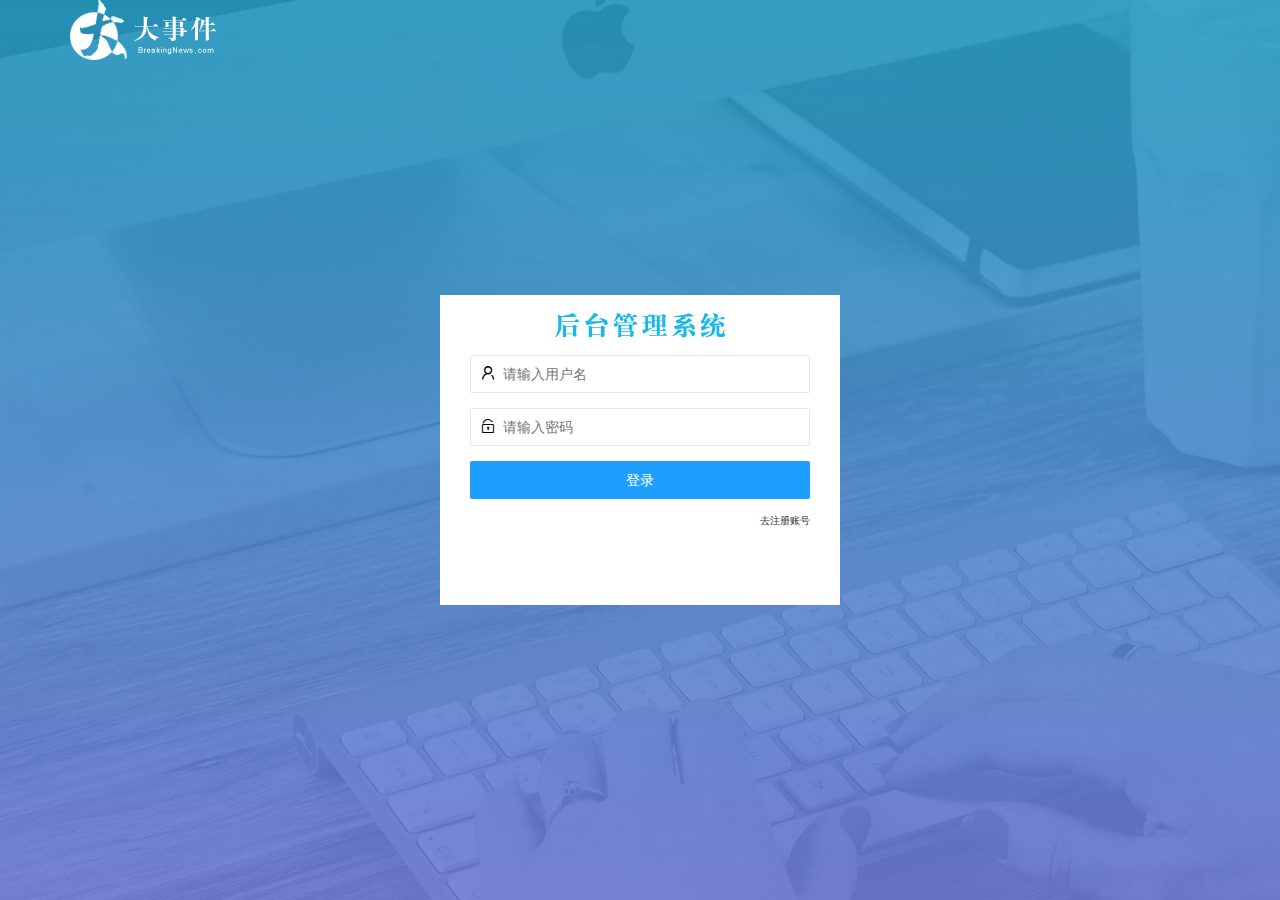
<file: login.html>
<!DOCTYPE html>
<html lang="en">
<head>
    <meta charset="UTF-8">
    <meta name="viewport"
          content="width=device-width, user-scalable=no, initial-scale=1.0, maximum-scale=1.0, minimum-scale=1.0">
    <meta http-equiv="X-UA-Compatible" content="ie=edge">
    <title>大事件-登录/注册</title>
    <link rel="stylesheet" href="assets/lib/layui/css/layui.css">
    <link rel="stylesheet" href="assets/css/login.css">

</head>
<body>
    <div class="layui-main">
        <img src="assets/images/logo.png" alt="" />
    </div>
    <div class="loginAndRegBox">
        <div class="title-box"></div>

        <div class="login-box">
            <!-- 登录的表单 -->
            <form class="layui-form" id="form_login">
                <!-- 用户名 -->
                <div class="layui-form-item">
                    <i class="layui-icon layui-icon-username"></i>
                    <input type="text" name="username" required lay-verify="required" placeholder="请输入用户名" autocomplete="off" class="layui-input" />
                </div>
                <!-- 密码 -->
                <div class="layui-form-item">
                    <i class="layui-icon layui-icon-password"></i>
                    <input type="password" name="password" required lay-verify="required|pwd" placeholder="请输入密码" autocomplete="off" class="layui-input" />
                </div>
                <!-- 登录按钮 -->
                <div class="layui-form-item">
                    <!-- 注意：表单提交按钮和普通按钮的区别，就是 lay-submit 属性 -->
                    <button class="layui-btn layui-btn-fluid layui-btn-normal" lay-submit>登录</button>
                </div>
                <div class="layui-form-item links">
                    <a href="javascript:;" id="link_reg">去注册账号</a>
                </div>
            </form>
        </div>
        <!-- 注册的div -->
        <div class="reg-box">
            <!-- 注册的表单 -->
            <form class="layui-form" id="form_reg">
                <!-- 用户名 -->
                <div class="layui-form-item">
                    <i class="layui-icon layui-icon-username"></i>
                    <input type="text" name="username" required lay-verify="required" placeholder="请输入用户名" autocomplete="off" class="layui-input" />
                </div>
                <!-- 密码 -->
                <div class="layui-form-item">
                    <i class="layui-icon layui-icon-password"></i>
                    <input type="password" name="password" required lay-verify="required|pwd" placeholder="请输入密码" autocomplete="off" class="layui-input" />
                </div>
                <!-- 密码确认框 -->
                <div class="layui-form-item">
                    <i class="layui-icon layui-icon-password"></i>
                    <input type="password" name="repassword" required lay-verify="required|pwd|repwd" placeholder="再次确认密码" autocomplete="off" class="layui-input" />
                </div>
                <!-- 注册按钮 -->
                <div class="layui-form-item">
                    <!-- 注意：表单提交按钮和普通按钮的区别，就是 lay-submit 属性 -->
                    <button class="layui-btn layui-btn-fluid layui-btn-normal" lay-submit>注册</button>
                </div>
                <div class="layui-form-item links">
                    <a href="javascript:;" id="link_login">去登录</a>
                </div>
            </form>
        </div>

    </div>

    <script src="assets/lib/layui/layui.all.js"></script>
    <script src="assets/lib/jquery.js"></script>
    <script src="assets/js/baseAPI.js"></script>
    <script src="assets/js/login.js"></script>
</body>
</html>
</file>
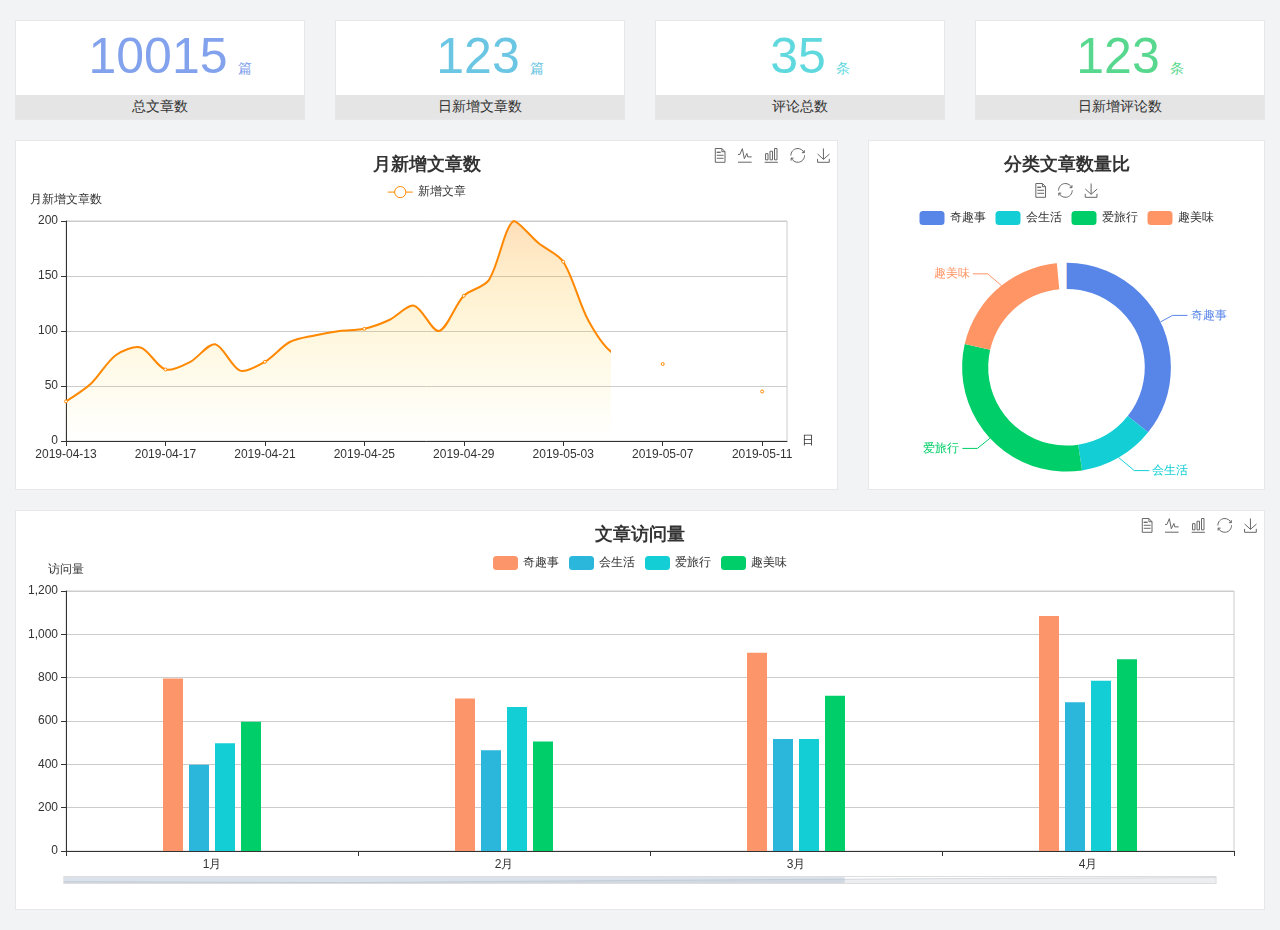
<file: home/dashboard.html>
<!DOCTYPE html>
<html lang="en">

<head>
  <meta charset="UTF-8">
  <meta name="viewport" content="width=device-width, initial-scale=1.0">
  <meta http-equiv="X-UA-Compatible" content="ie=edge">
  <title>图表统计</title>
  <link rel="stylesheet" href="../assets/lib/bootstrap.css" />
  <link rel="stylesheet" href="../assets/lib/main.css" />
  <script src="../assets/lib/jquery.js"></script>
  <script type="text/javascript" src="../assets/lib/echarts.min.js"></script>
</head>

<body>
  <div class="container-fluid">
    <div class="row spannel_list">
      <div class="col-sm-3 col-xs-6">
        <div class="spannel">
          <em>10015</em><span>篇</span>
          <b>总文章数</b>
        </div>
      </div>
      <div class="col-sm-3 col-xs-6">
        <div class="spannel scolor01">
          <em>123</em><span>篇</span>
          <b>日新增文章数</b>
        </div>
      </div>
      <div class="col-sm-3 col-xs-6">
        <div class="spannel scolor02">
          <em>35</em><span>条</span>
          <b>评论总数</b>
        </div>
      </div>
      <div class="col-sm-3 col-xs-6">
        <div class="spannel scolor03">
          <em>123</em><span>条</span>
          <b>日新增评论数</b>
        </div>
      </div>
    </div>
  </div>

  <div class="container-fluid">
    <div class="row curve-pie">
      <div class="col-lg-8 col-md-8">
        <div class="gragh_pannel" id="curve_show"></div>
      </div>
      <div class="col-lg-4 col-md-4">
        <div class="gragh_pannel" id="pie_show"></div>
      </div>
    </div>
  </div>

  <div class="container-fluid">
    <div class="column_pannel" id="column_show"></div>
  </div>

  <script>
    var oChart = echarts.init(document.getElementById('curve_show'));
    var aList_all = [
      { 'count': 36, 'date': '2019-04-13' },
      { 'count': 52, 'date': '2019-04-14' },
      { 'count': 78, 'date': '2019-04-15' },
      { 'count': 85, 'date': '2019-04-16' },
      { 'count': 65, 'date': '2019-04-17' },
      { 'count': 72, 'date': '2019-04-18' },
      { 'count': 88, 'date': '2019-04-19' },
      { 'count': 64, 'date': '2019-04-20' },
      { 'count': 72, 'date': '2019-04-21' },
      { 'count': 90, 'date': '2019-04-22' },
      { 'count': 96, 'date': '2019-04-23' },
      { 'count': 100, 'date': '2019-04-24' },
      { 'count': 102, 'date': '2019-04-25' },
      { 'count': 110, 'date': '2019-04-26' },
      { 'count': 123, 'date': '2019-04-27' },
      { 'count': 100, 'date': '2019-04-28' },
      { 'count': 132, 'date': '2019-04-29' },
      { 'count': 146, 'date': '2019-04-30' },
      { 'count': 200, 'date': '2019-05-01' },
      { 'count': 180, 'date': '2019-05-02' },
      { 'count': 163, 'date': '2019-05-03' },
      { 'count': 110, 'date': '2019-05-04' },
      { 'count': 80, 'date': '2019-05-05' },
      { 'count': 82, 'date': '2019-05-06' },
      { 'count': 70, 'date': '2019-05-07' },
      { 'count': 65, 'date': '2019-05-08' },
      { 'count': 54, 'date': '2019-05-09' },
      { 'count': 40, 'date': '2019-05-10' },
      { 'count': 45, 'date': '2019-05-11' },
      { 'count': 38, 'date': '2019-05-12' },
    ];

    let aCount = [];
    let aDate = [];

    for (var i = 0; i < aList_all.length; i++) {
      aCount.push(aList_all[i].count);
      aDate.push(aList_all[i].date);
    }

    var chartopt = {
      title: {
        text: '月新增文章数',
        left: 'center',
        top: '10'
      },
      tooltip: {
        trigger: 'axis'
      },
      legend: {
        data: ['新增文章'],
        top: '40'
      },
      toolbox: {
        show: true,
        feature: {
          mark: { show: true },
          dataView: { show: true, readOnly: false },
          magicType: { show: true, type: ['line', 'bar'] },
          restore: { show: true },
          saveAsImage: { show: true }
        }
      },
      calculable: true,
      xAxis: [
        {
          name: '日',
          type: 'category',
          boundaryGap: false,
          data: aDate
        }
      ],
      yAxis: [
        {
          name: '月新增文章数',
          type: 'value'
        }
      ],
      series: [
        {
          name: '新增文章',
          type: 'line',
          smooth: true,
          itemStyle: { normal: { areaStyle: { type: 'default' }, color: '#f80' }, lineStyle: { color: '#f80' } },
          data: aCount
        }],
      areaStyle: {
        normal: {
          color: new echarts.graphic.LinearGradient(0, 0, 0, 1, [{
            offset: 0,
            color: 'rgba(255,136,0,0.39)'
          }, {
            offset: .34,
            color: 'rgba(255,180,0,0.25)'
          }, {
            offset: 1,
            color: 'rgba(255,222,0,0.00)'
          }])

        }
      },
      grid: {
        show: true,
        x: 50,
        x2: 50,
        y: 80,
        height: 220
      }
    };

    oChart.setOption(chartopt);


    var oPie = echarts.init(document.getElementById('pie_show'));
    var oPieopt =
    {
      title: {
        top: 10,
        text: '分类文章数量比',
        x: 'center'
      },
      tooltip: {
        trigger: 'item',
        formatter: "{a} <br/>{b} : {c} ({d}%)"
      },
      color: ['#5885e8', '#13cfd5', '#00ce68', '#ff9565'],
      legend: {
        x: 'center',
        top: 65,
        data: ['奇趣事', '会生活', '爱旅行', '趣美味']
      },
      toolbox: {
        show: true,
        x: 'center',
        top: 35,
        feature: {
          mark: { show: true },
          dataView: { show: true, readOnly: false },
          magicType: {
            show: true,
            type: ['pie', 'funnel'],
            option: {
              funnel: {
                x: '25%',
                width: '50%',
                funnelAlign: 'left',
                max: 1548
              }
            }
          },
          restore: { show: true },
          saveAsImage: { show: true }
        }
      },
      calculable: true,
      series: [
        {
          name: '访问来源',
          type: 'pie',
          radius: ['45%', '60%'],
          center: ['50%', '65%'],
          data: [
            { value: 300, name: '奇趣事' },
            { value: 100, name: '会生活' },
            { value: 260, name: '爱旅行' },
            { value: 180, name: '趣美味' }
          ]
        }
      ]
    };
    oPie.setOption(oPieopt);



    var oColumn = this.echarts.init(document.getElementById('column_show'));
    var oColumnopt =
    {
      title: {
        text: '文章访问量',
        left: 'center',
        top: '10'
      },
      tooltip: {
        trigger: 'axis'
      },
      legend: {
        data: ['奇趣事', '会生活', '爱旅行', '趣美味'],
        top: '40'
      },
      toolbox: {
        show: true,
        feature: {
          mark: { show: true },
          dataView: { show: true, readOnly: false },
          magicType: { show: true, type: ['line', 'bar'] },
          restore: { show: true },
          saveAsImage: { show: true }
        }
      },
      calculable: true,
      xAxis: [
        {
          type: 'category',
          data: ['1月', '2月', '3月', '4月', '5月']
        }
      ],
      yAxis: [
        {
          name: '访问量',
          type: 'value'
        }
      ],
      series: [
        {
          name: '奇趣事',
          type: 'bar',
          barWidth: 20,
          itemStyle: {
            normal: { areaStyle: { type: 'default' }, color: '#fd956a' }
          },
          data: [800, 708, 920, 1090, 1200]
        },
        {
          name: '会生活',
          type: 'bar',
          barWidth: 20,
          itemStyle: {
            normal: { areaStyle: { type: 'default' }, color: '#2bb6db' }
          },
          data: [400, 468, 520, 690, 800]
        },
        {
          name: '爱旅行',
          type: 'bar',
          barWidth: 20,
          itemStyle: {
            normal: { areaStyle: { type: 'default' }, color: '#13cfd5' }
          },
          data: [500, 668, 520, 790, 900]
        },
        {
          name: '趣美味',
          type: 'bar',
          barWidth: 20,
          itemStyle: {
            normal: { areaStyle: { type: 'default' }, color: '#00ce68' }
          },
          data: [600, 508, 720, 890, 1000]
        }
      ],
      grid: {
        show: true,
        x: 50,
        x2: 30,
        y: 80,
        height: 260
      },
      dataZoom: [//给x轴设置滚动条
        {
          start: 0,//默认为0
          end: 100 - 1000 / 31,//默认为100
          type: 'slider',
          show: true,
          xAxisIndex: [0],
          handleSize: 0,//滑动条的 左右2个滑动条的大小
          height: 8,//组件高度
          left: 45, //左边的距离
          right: 50,//右边的距离
          bottom: 26,//右边的距离
          handleColor: '#ddd',//h滑动图标的颜色
          handleStyle: {
            borderColor: "#cacaca",
            borderWidth: "1",
            shadowBlur: 2,
            background: "#ddd",
            shadowColor: "#ddd",
          }
        }]
    };
    oColumn.setOption(oColumnopt);
  </script>
</body>

</html>
</file>
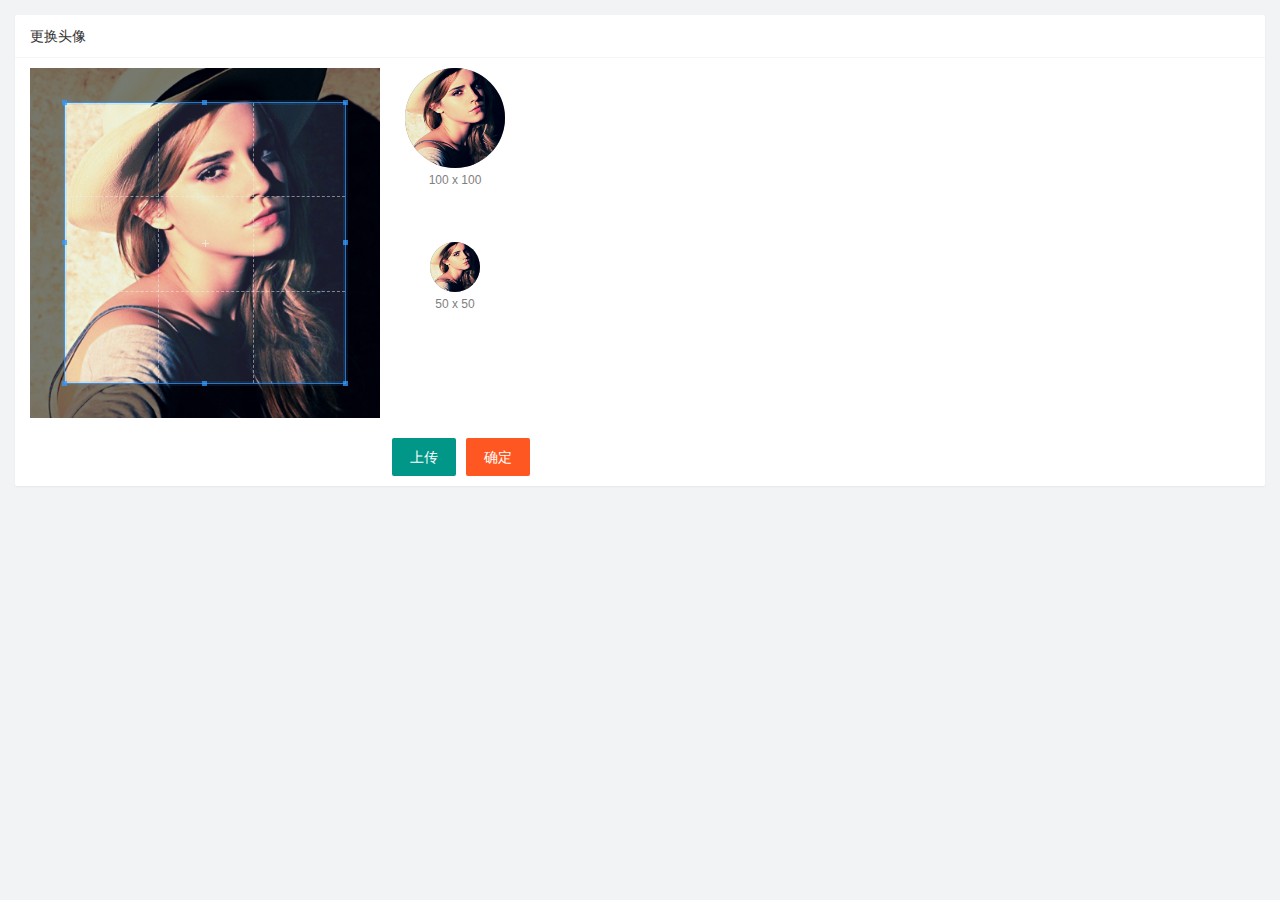
<file: user/user_avatar.html>
<!DOCTYPE html>
<html lang="en">
<head>
    <meta charset="UTF-8">
    <title>Title</title>
    <link rel="stylesheet" href="../assets/lib/layui/css/layui.css" />
    <link rel="stylesheet" href="../assets/css/user/user_avatar.css" />
<!--    裁剪工具-->
    <link rel="stylesheet" href="../assets/lib/cropper/cropper.css" />
</head>
<body>
<div class="layui-card">
    <div class="layui-card-header">更换头像</div>
    <div class="layui-card-body">
        <!-- 第一行的图片裁剪和预览区域 -->
        <div class="row1">
            <!-- 图片裁剪区域 -->
            <div class="cropper-box">
                <!-- 这个 img 标签很重要，将来会把它初始化为裁剪区域 -->
                <img id="image" src="/assets/images/sample.jpg" />
            </div>
            <!-- 图片的预览区域 -->
            <div class="preview-box">
                <div>
                    <!-- 宽高为 100px 的预览区域 -->
                    <div class="img-preview w100"></div>
                    <p class="size">100 x 100</p>
                </div>
                <div>
                    <!-- 宽高为 50px 的预览区域 -->
                    <div class="img-preview w50"></div>
                    <p class="size">50 x 50</p>
                </div>
            </div>
        </div>

        <!-- 第二行的按钮区域 -->
        <div class="row2">
<!--            通过accept可以指定用户选择的类型文件-->
            <input type="file" id="file" accept="image/png,image/jpeg">
            <button type="button" class="layui-btn" id="btnChooseImage">上传</button>
            <button type="button" class="layui-btn layui-btn-danger" id="btnUpload">确定</button>
        </div>
    </div>
</div>


<!--裁剪的第三方插件，需要步骤-->
<script src="../assets/lib/jquery.js"></script>
<script src="../assets/lib/cropper/Cropper.js"></script>
<script src="../assets/lib/cropper/jquery-cropper.js"></script>

<script src="../assets/lib/layui/layui.all.js"></script>
<script src="../assets/js/baseAPI.js"></script>
<script src="../assets/js/use/user_avatar.js"></script>

</body>
</html>
</file>
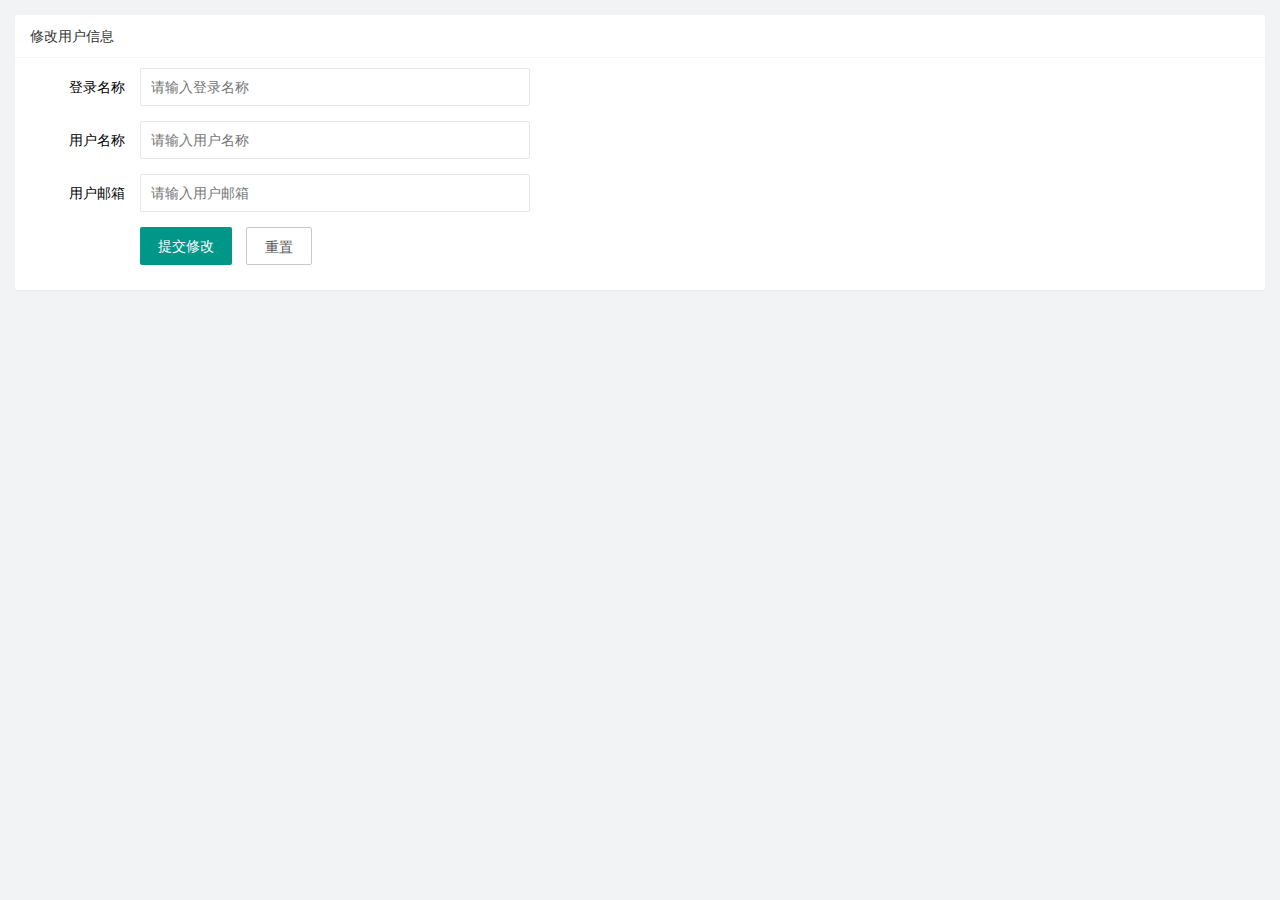
<file: user/user_info.html>
<!DOCTYPE html>
<html lang="en">
<head>
    <meta charset="UTF-8">
    <title>Title</title>
    <link rel="stylesheet" href="../assets/lib/layui/css/layui.css" />
    <link rel="stylesheet" href="../assets/css/user/use_info.css" />
</head>
<body>
<div class="layui-card">
    <div class="layui-card-header">修改用户信息</div>
    <div class="layui-card-body">
        <form class="layui-form" lay-filter="formUserInfo">

            <div class="layui-form-item">
                <label class="layui-form-label">登录名称</label>
                <div class="layui-input-block">
                    <input type="text" name="username" required  lay-verify="required" placeholder="请输入登录名称" autocomplete="off" class="layui-input" readonly>
                </div>
            </div>
            <div class="layui-form-item">
                <label class="layui-form-label">用户名称</label>
                <div class="layui-input-block">
                    <input type="text" name="nickname" required  lay-verify="required|nickname" placeholder="请输入用户名称" autocomplete="off" class="layui-input">
                </div>
            </div>
            <div class="layui-form-item">
                <label class="layui-form-label">用户邮箱</label>
                <div class="layui-input-block">
                    <input type="text" name="email" required  lay-verify="required|email" placeholder="请输入用户邮箱" autocomplete="off" class="layui-input">
                </div>
            </div>
            <div class="layui-form-item">
                <div class="layui-input-block">
                    <button class="layui-btn" lay-submit lay-filter="formDemo">提交修改</button>
                    <button type="reset" class="layui-btn layui-btn-primary" id="btnReset">重置</button>
                </div>
            </div>
        </form>
    </div>
</div>

<script src="../assets/lib/layui/layui.all.js"></script>
<script src="../assets/lib/jquery.js"></script>
<script src="../assets/js/baseAPI.js"></script>
<script src="../assets/js/use/user_info.js"></script>
</body>
</html>
</file>
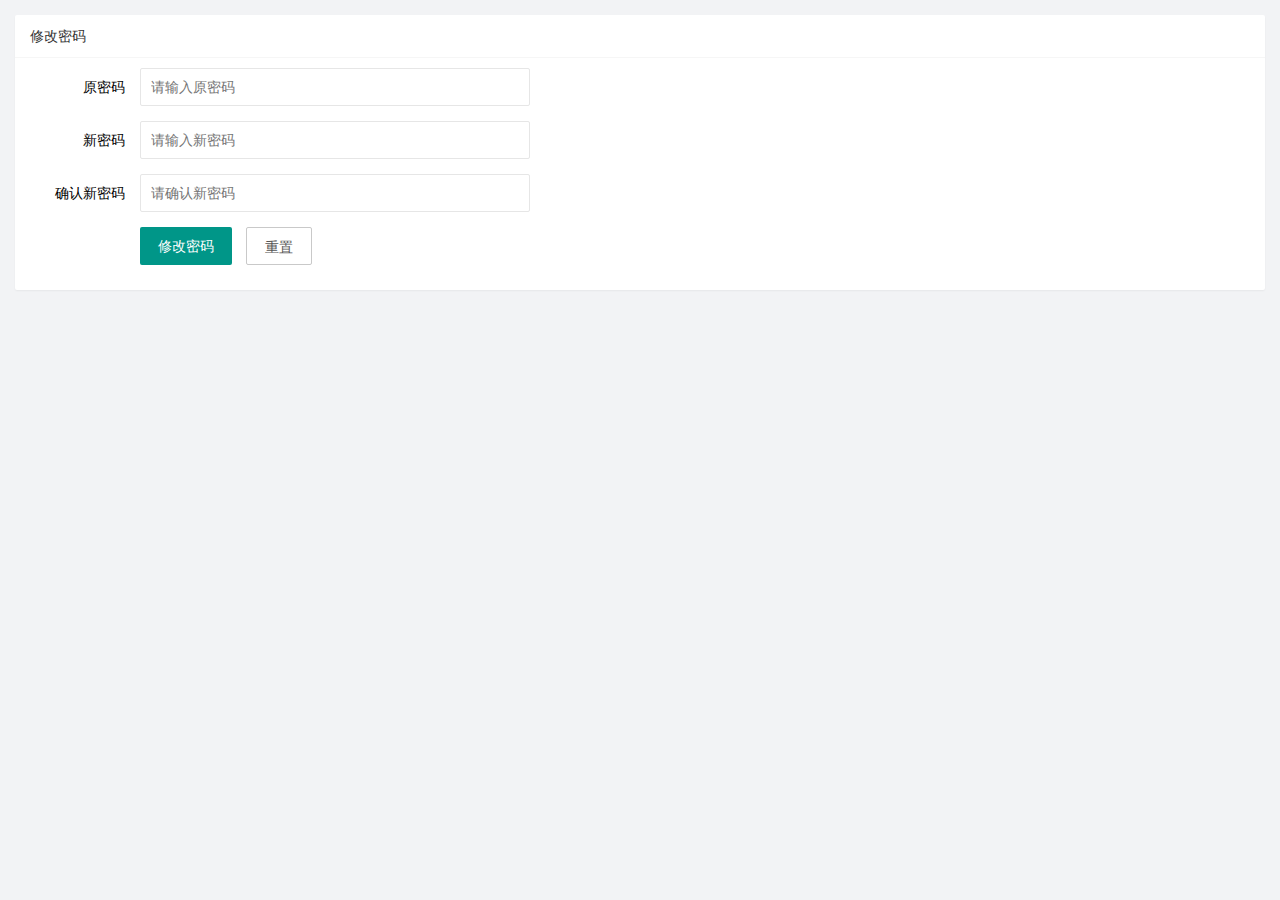
<file: user/user_pwd.html>
<!DOCTYPE html>
<html lang="en">
<head>
    <meta charset="UTF-8">
    <title>Title</title>
    <link rel="stylesheet" href="../assets/lib/layui/css/layui.css" />
    <link rel="stylesheet" href="../assets/css/user/user_pwd.css" />
</head>
<body>
<div class="layui-card">
    <div class="layui-card-header">修改密码</div>
    <div class="layui-card-body">
        <form class="layui-form" lay-filter="formUserInfo">

            <div class="layui-form-item">
                <label class="layui-form-label">原密码</label>
                <div class="layui-input-block">
                    <input type="password" name="oldPwd" required  lay-verify="required|pwd" placeholder="请输入原密码" autocomplete="off" class="layui-input">
                </div>
            </div>
            <div class="layui-form-item">
                <label class="layui-form-label">新密码</label>
                <div class="layui-input-block">
                    <input type="password" name="newPwd" required  lay-verify="required|pwd|samePwd" placeholder="请输入新密码" autocomplete="off" class="layui-input">
                </div>
            </div>
            <div class="layui-form-item">
                <label class="layui-form-label">确认新密码</label>
                <div class="layui-input-block">
                    <input type="password" name="rePwd" required  lay-verify="required|pwd|rePwd" placeholder="请确认新密码" autocomplete="off" class="layui-input">
                </div>
            </div>
            <div class="layui-form-item">
                <div class="layui-input-block">
                    <button class="layui-btn" lay-submit lay-filter="formDemo">修改密码</button>
                    <button type="reset" class="layui-btn layui-btn-primary" id="btnReset">重置</button>
                </div>
            </div>
        </form>
    </div>
</div>

<script src="../assets/lib/layui/layui.all.js"></script>
<script src="../assets/lib/jquery.js"></script>
<script src="../assets/js/baseAPI.js"></script>
<script src="../assets/js/use/user_pwd.js"></script>
</body>
</html>
</file>
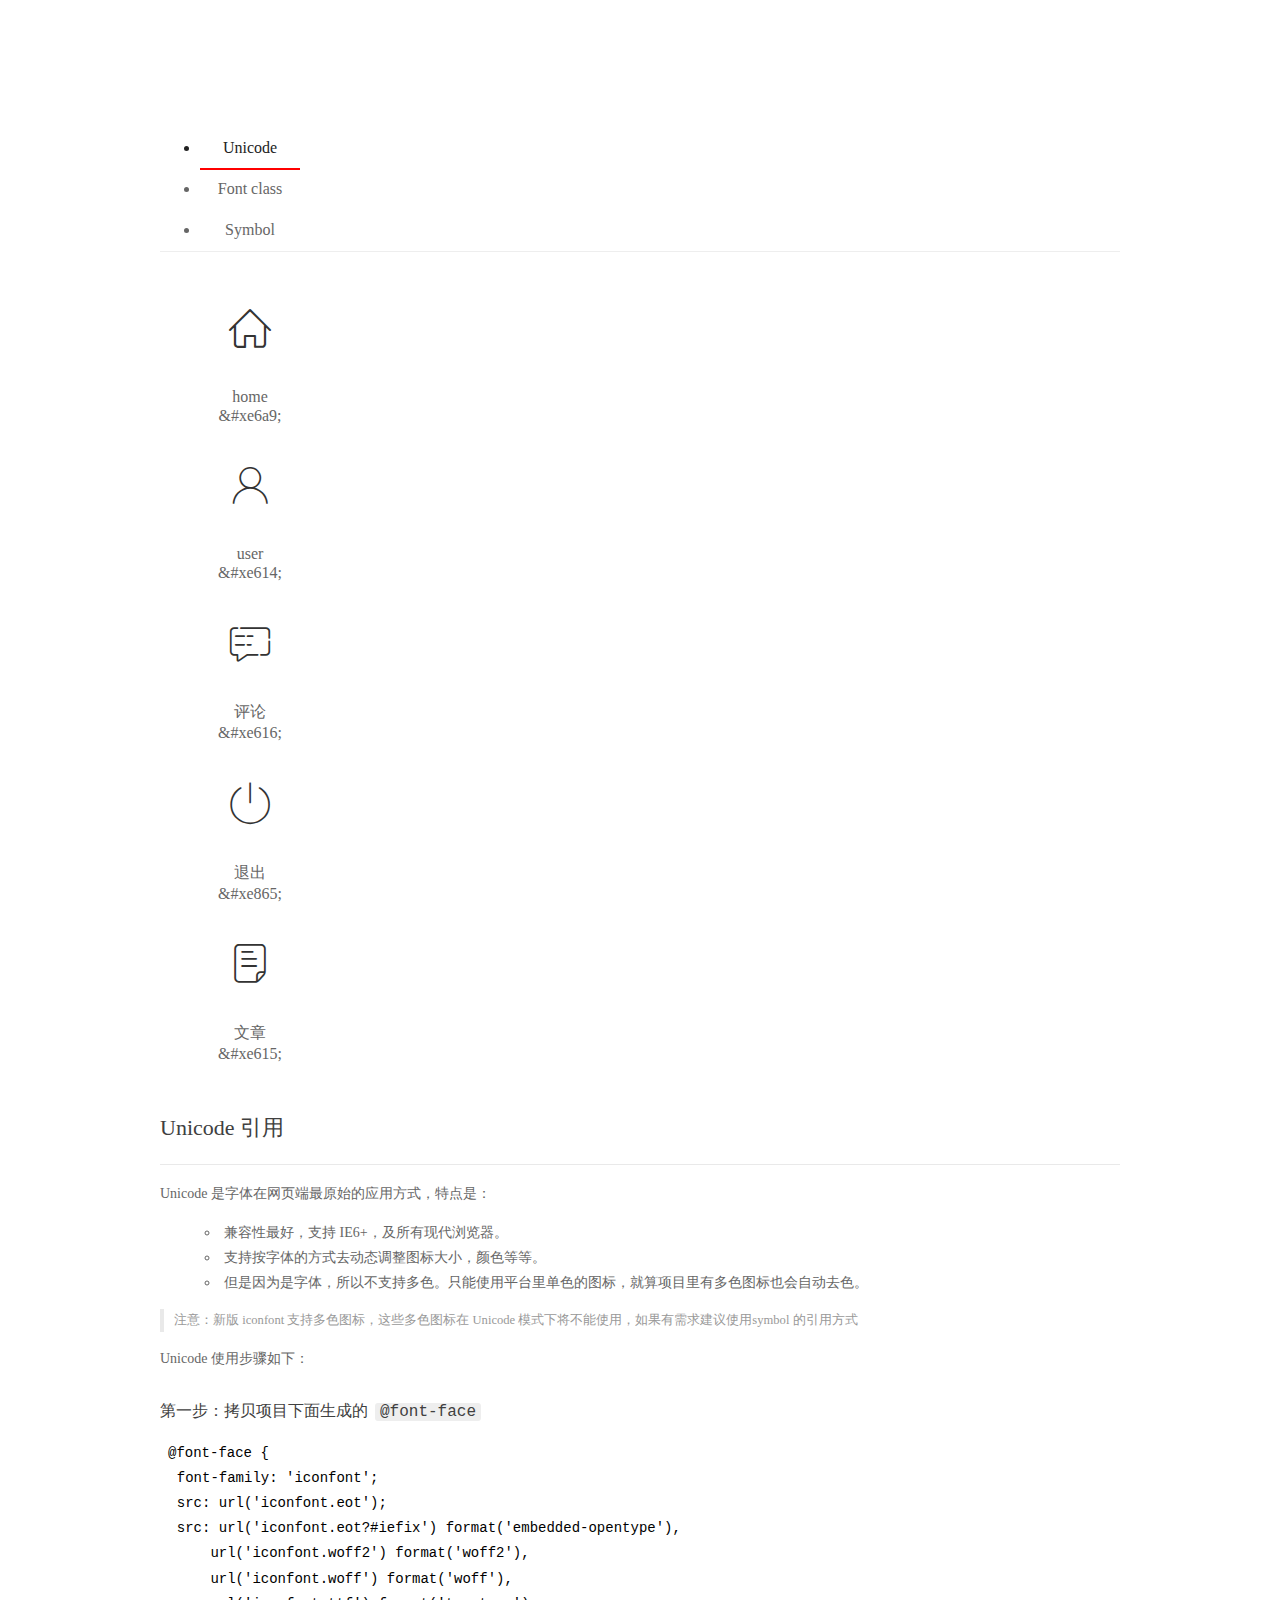
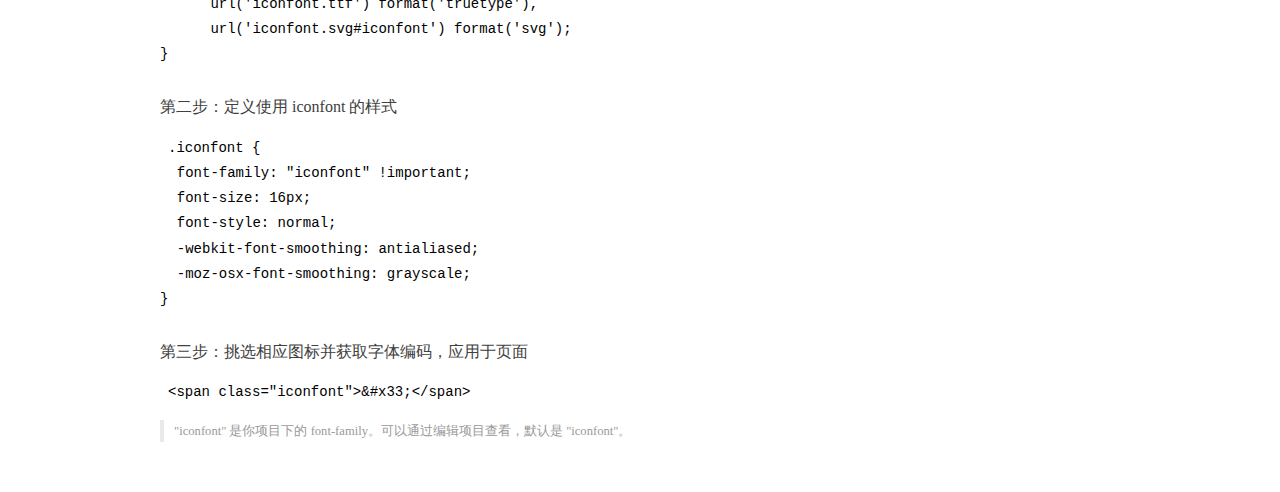
<file: assets/fonts/demo_index.html>
<!DOCTYPE html>
<html>
<head>
  <meta charset="utf-8"/>
  <title>IconFont Demo</title>
  <link rel="shortcut icon" href="https://gtms04.alicdn.com/tps/i4/TB1_oz6GVXXXXaFXpXXJDFnIXXX-64-64.ico" type="image/x-icon"/>
  <link rel="stylesheet" href="https://g.alicdn.com/thx/cube/1.3.2/cube.min.css">
  <link rel="stylesheet" href="demo.css">
  <link rel="stylesheet" href="iconfont.css">
  <script src="iconfont.js"></script>
  <!-- jQuery -->
  <script src="https://a1.alicdn.com/oss/uploads/2018/12/26/7bfddb60-08e8-11e9-9b04-53e73bb6408b.js"></script>
  <!-- 代码高亮 -->
  <script src="https://a1.alicdn.com/oss/uploads/2018/12/26/a3f714d0-08e6-11e9-8a15-ebf944d7534c.js"></script>
</head>
<body>
  <div class="main">
    <h1 class="logo"><a href="https://www.iconfont.cn/" title="iconfont 首页" target="_blank">&#xe86b;</a></h1>
    <div class="nav-tabs">
      <ul id="tabs" class="dib-box">
        <li class="dib active"><span>Unicode</span></li>
        <li class="dib"><span>Font class</span></li>
        <li class="dib"><span>Symbol</span></li>
      </ul>
      
    </div>
    <div class="tab-container">
      <div class="content unicode" style="display: block;">
          <ul class="icon_lists dib-box">
          
            <li class="dib">
              <span class="icon iconfont">&#xe6a9;</span>
                <div class="name">home</div>
                <div class="code-name">&amp;#xe6a9;</div>
              </li>
          
            <li class="dib">
              <span class="icon iconfont">&#xe614;</span>
                <div class="name">user</div>
                <div class="code-name">&amp;#xe614;</div>
              </li>
          
            <li class="dib">
              <span class="icon iconfont">&#xe616;</span>
                <div class="name">评论</div>
                <div class="code-name">&amp;#xe616;</div>
              </li>
          
            <li class="dib">
              <span class="icon iconfont">&#xe865;</span>
                <div class="name">退出</div>
                <div class="code-name">&amp;#xe865;</div>
              </li>
          
            <li class="dib">
              <span class="icon iconfont">&#xe615;</span>
                <div class="name">文章</div>
                <div class="code-name">&amp;#xe615;</div>
              </li>
          
          </ul>
          <div class="article markdown">
          <h2 id="unicode-">Unicode 引用</h2>
          <hr>

          <p>Unicode 是字体在网页端最原始的应用方式，特点是：</p>
          <ul>
            <li>兼容性最好，支持 IE6+，及所有现代浏览器。</li>
            <li>支持按字体的方式去动态调整图标大小，颜色等等。</li>
            <li>但是因为是字体，所以不支持多色。只能使用平台里单色的图标，就算项目里有多色图标也会自动去色。</li>
          </ul>
          <blockquote>
            <p>注意：新版 iconfont 支持多色图标，这些多色图标在 Unicode 模式下将不能使用，如果有需求建议使用symbol 的引用方式</p>
          </blockquote>
          <p>Unicode 使用步骤如下：</p>
          <h3 id="-font-face">第一步：拷贝项目下面生成的 <code>@font-face</code></h3>
<pre><code class="language-css"
>@font-face {
  font-family: 'iconfont';
  src: url('iconfont.eot');
  src: url('iconfont.eot?#iefix') format('embedded-opentype'),
      url('iconfont.woff2') format('woff2'),
      url('iconfont.woff') format('woff'),
      url('iconfont.ttf') format('truetype'),
      url('iconfont.svg#iconfont') format('svg');
}
</code></pre>
          <h3 id="-iconfont-">第二步：定义使用 iconfont 的样式</h3>
<pre><code class="language-css"
>.iconfont {
  font-family: "iconfont" !important;
  font-size: 16px;
  font-style: normal;
  -webkit-font-smoothing: antialiased;
  -moz-osx-font-smoothing: grayscale;
}
</code></pre>
          <h3 id="-">第三步：挑选相应图标并获取字体编码，应用于页面</h3>
<pre>
<code class="language-html"
>&lt;span class="iconfont"&gt;&amp;#x33;&lt;/span&gt;
</code></pre>
          <blockquote>
            <p>"iconfont" 是你项目下的 font-family。可以通过编辑项目查看，默认是 "iconfont"。</p>
          </blockquote>
          </div>
      </div>
      <div class="content font-class">
        <ul class="icon_lists dib-box">
          
          <li class="dib">
            <span class="icon iconfont icon-home"></span>
            <div class="name">
              home
            </div>
            <div class="code-name">.icon-home
            </div>
          </li>
          
          <li class="dib">
            <span class="icon iconfont icon-user"></span>
            <div class="name">
              user
            </div>
            <div class="code-name">.icon-user
            </div>
          </li>
          
          <li class="dib">
            <span class="icon iconfont icon-pinglun"></span>
            <div class="name">
              评论
            </div>
            <div class="code-name">.icon-pinglun
            </div>
          </li>
          
          <li class="dib">
            <span class="icon iconfont icon-tuichu"></span>
            <div class="name">
              退出
            </div>
            <div class="code-name">.icon-tuichu
            </div>
          </li>
          
          <li class="dib">
            <span class="icon iconfont icon-16"></span>
            <div class="name">
              文章
            </div>
            <div class="code-name">.icon-16
            </div>
          </li>
          
        </ul>
        <div class="article markdown">
        <h2 id="font-class-">font-class 引用</h2>
        <hr>

        <p>font-class 是 Unicode 使用方式的一种变种，主要是解决 Unicode 书写不直观，语意不明确的问题。</p>
        <p>与 Unicode 使用方式相比，具有如下特点：</p>
        <ul>
          <li>兼容性良好，支持 IE8+，及所有现代浏览器。</li>
          <li>相比于 Unicode 语意明确，书写更直观。可以很容易分辨这个 icon 是什么。</li>
          <li>因为使用 class 来定义图标，所以当要替换图标时，只需要修改 class 里面的 Unicode 引用。</li>
          <li>不过因为本质上还是使用的字体，所以多色图标还是不支持的。</li>
        </ul>
        <p>使用步骤如下：</p>
        <h3 id="-fontclass-">第一步：引入项目下面生成的 fontclass 代码：</h3>
<pre><code class="language-html">&lt;link rel="stylesheet" href="./iconfont.css"&gt;
</code></pre>
        <h3 id="-">第二步：挑选相应图标并获取类名，应用于页面：</h3>
<pre><code class="language-html">&lt;span class="iconfont icon-xxx"&gt;&lt;/span&gt;
</code></pre>
        <blockquote>
          <p>"
            iconfont" 是你项目下的 font-family。可以通过编辑项目查看，默认是 "iconfont"。</p>
        </blockquote>
      </div>
      </div>
      <div class="content symbol">
          <ul class="icon_lists dib-box">
          
            <li class="dib">
                <svg class="icon svg-icon" aria-hidden="true">
                  <use xlink:href="#icon-home"></use>
                </svg>
                <div class="name">home</div>
                <div class="code-name">#icon-home</div>
            </li>
          
            <li class="dib">
                <svg class="icon svg-icon" aria-hidden="true">
                  <use xlink:href="#icon-user"></use>
                </svg>
                <div class="name">user</div>
                <div class="code-name">#icon-user</div>
            </li>
          
            <li class="dib">
                <svg class="icon svg-icon" aria-hidden="true">
                  <use xlink:href="#icon-pinglun"></use>
                </svg>
                <div class="name">评论</div>
                <div class="code-name">#icon-pinglun</div>
            </li>
          
            <li class="dib">
                <svg class="icon svg-icon" aria-hidden="true">
                  <use xlink:href="#icon-tuichu"></use>
                </svg>
                <div class="name">退出</div>
                <div class="code-name">#icon-tuichu</div>
            </li>
          
            <li class="dib">
                <svg class="icon svg-icon" aria-hidden="true">
                  <use xlink:href="#icon-16"></use>
                </svg>
                <div class="name">文章</div>
                <div class="code-name">#icon-16</div>
            </li>
          
          </ul>
          <div class="article markdown">
          <h2 id="symbol-">Symbol 引用</h2>
          <hr>

          <p>这是一种全新的使用方式，应该说这才是未来的主流，也是平台目前推荐的用法。相关介绍可以参考这篇<a href="">文章</a>
            这种用法其实是做了一个 SVG 的集合，与另外两种相比具有如下特点：</p>
          <ul>
            <li>支持多色图标了，不再受单色限制。</li>
            <li>通过一些技巧，支持像字体那样，通过 <code>font-size</code>, <code>color</code> 来调整样式。</li>
            <li>兼容性较差，支持 IE9+，及现代浏览器。</li>
            <li>浏览器渲染 SVG 的性能一般，还不如 png。</li>
          </ul>
          <p>使用步骤如下：</p>
          <h3 id="-symbol-">第一步：引入项目下面生成的 symbol 代码：</h3>
<pre><code class="language-html">&lt;script src="./iconfont.js"&gt;&lt;/script&gt;
</code></pre>
          <h3 id="-css-">第二步：加入通用 CSS 代码（引入一次就行）：</h3>
<pre><code class="language-html">&lt;style&gt;
.icon {
  width: 1em;
  height: 1em;
  vertical-align: -0.15em;
  fill: currentColor;
  overflow: hidden;
}
&lt;/style&gt;
</code></pre>
          <h3 id="-">第三步：挑选相应图标并获取类名，应用于页面：</h3>
<pre><code class="language-html">&lt;svg class="icon" aria-hidden="true"&gt;
  &lt;use xlink:href="#icon-xxx"&gt;&lt;/use&gt;
&lt;/svg&gt;
</code></pre>
          </div>
      </div>

    </div>
  </div>
  <script>
  $(document).ready(function () {
      $('.tab-container .content:first').show()

      $('#tabs li').click(function (e) {
        var tabContent = $('.tab-container .content')
        var index = $(this).index()

        if ($(this).hasClass('active')) {
          return
        } else {
          $('#tabs li').removeClass('active')
          $(this).addClass('active')

          tabContent.hide().eq(index).fadeIn()
        }
      })
    })
  </script>
</body>
</html>
</file>
<file: assets/lib/layui/css/layui.css>
/** layui-v2.5.5 MIT License By https://www.layui.com */
 .layui-inline,img{display:inline-block;vertical-align:middle}h1,h2,h3,h4,h5,h6{font-weight:400}.layui-edge,.layui-header,.layui-inline,.layui-main{position:relative}.layui-body,.layui-edge,.layui-elip{overflow:hidden}.layui-btn,.layui-edge,.layui-inline,img{vertical-align:middle}.layui-btn,.layui-disabled,.layui-icon,.layui-unselect{-moz-user-select:none;-webkit-user-select:none;-ms-user-select:none}.layui-elip,.layui-form-checkbox span,.layui-form-pane .layui-form-label{text-overflow:ellipsis;white-space:nowrap}.layui-breadcrumb,.layui-tree-btnGroup{visibility:hidden}blockquote,body,button,dd,div,dl,dt,form,h1,h2,h3,h4,h5,h6,input,li,ol,p,pre,td,textarea,th,ul{margin:0;padding:0;-webkit-tap-highlight-color:rgba(0,0,0,0)}a:active,a:hover{outline:0}img{border:none}li{list-style:none}table{border-collapse:collapse;border-spacing:0}h4,h5,h6{font-size:100%}button,input,optgroup,option,select,textarea{font-family:inherit;font-size:inherit;font-style:inherit;font-weight:inherit;outline:0}pre{white-space:pre-wrap;white-space:-moz-pre-wrap;white-space:-pre-wrap;white-space:-o-pre-wrap;word-wrap:break-word}body{line-height:24px;font:14px Helvetica Neue,Helvetica,PingFang SC,Tahoma,Arial,sans-serif}hr{height:1px;margin:10px 0;border:0;clear:both}a{color:#333;text-decoration:none}a:hover{color:#777}a cite{font-style:normal;*cursor:pointer}.layui-border-box,.layui-border-box *{box-sizing:border-box}.layui-box,.layui-box *{box-sizing:content-box}.layui-clear{clear:both;*zoom:1}.layui-clear:after{content:'\20';clear:both;*zoom:1;display:block;height:0}.layui-inline{*display:inline;*zoom:1}.layui-edge{display:inline-block;width:0;height:0;border-width:6px;border-style:dashed;border-color:transparent}.layui-edge-top{top:-4px;border-bottom-color:#999;border-bottom-style:solid}.layui-edge-right{border-left-color:#999;border-left-style:solid}.layui-edge-bottom{top:2px;border-top-color:#999;border-top-style:solid}.layui-edge-left{border-right-color:#999;border-right-style:solid}.layui-disabled,.layui-disabled:hover{color:#d2d2d2!important;cursor:not-allowed!important}.layui-circle{border-radius:100%}.layui-show{display:block!important}.layui-hide{display:none!important}@font-face{font-family:layui-icon;src:url(../font/iconfont.eot?v=250);src:url(../font/iconfont.eot?v=250#iefix) format('embedded-opentype'),url(../font/iconfont.woff2?v=250) format('woff2'),url(../font/iconfont.woff?v=250) format('woff'),url(../font/iconfont.ttf?v=250) format('truetype'),url(../font/iconfont.svg?v=250#layui-icon) format('svg')}.layui-icon{font-family:layui-icon!important;font-size:16px;font-style:normal;-webkit-font-smoothing:antialiased;-moz-osx-font-smoothing:grayscale}.layui-icon-reply-fill:before{content:"\e611"}.layui-icon-set-fill:before{content:"\e614"}.layui-icon-menu-fill:before{content:"\e60f"}.layui-icon-search:before{content:"\e615"}.layui-icon-share:before{content:"\e641"}.layui-icon-set-sm:before{content:"\e620"}.layui-icon-engine:before{content:"\e628"}.layui-icon-close:before{content:"\1006"}.layui-icon-close-fill:before{content:"\1007"}.layui-icon-chart-screen:before{content:"\e629"}.layui-icon-star:before{content:"\e600"}.layui-icon-circle-dot:before{content:"\e617"}.layui-icon-chat:before{content:"\e606"}.layui-icon-release:before{content:"\e609"}.layui-icon-list:before{content:"\e60a"}.layui-icon-chart:before{content:"\e62c"}.layui-icon-ok-circle:before{content:"\1005"}.layui-icon-layim-theme:before{content:"\e61b"}.layui-icon-table:before{content:"\e62d"}.layui-icon-right:before{content:"\e602"}.layui-icon-left:before{content:"\e603"}.layui-icon-cart-simple:before{content:"\e698"}.layui-icon-face-cry:before{content:"\e69c"}.layui-icon-face-smile:before{content:"\e6af"}.layui-icon-survey:before{content:"\e6b2"}.layui-icon-tree:before{content:"\e62e"}.layui-icon-upload-circle:before{content:"\e62f"}.layui-icon-add-circle:before{content:"\e61f"}.layui-icon-download-circle:before{content:"\e601"}.layui-icon-templeate-1:before{content:"\e630"}.layui-icon-util:before{content:"\e631"}.layui-icon-face-surprised:before{content:"\e664"}.layui-icon-edit:before{content:"\e642"}.layui-icon-speaker:before{content:"\e645"}.layui-icon-down:before{content:"\e61a"}.layui-icon-file:before{content:"\e621"}.layui-icon-layouts:before{content:"\e632"}.layui-icon-rate-half:before{content:"\e6c9"}.layui-icon-add-circle-fine:before{content:"\e608"}.layui-icon-prev-circle:before{content:"\e633"}.layui-icon-read:before{content:"\e705"}.layui-icon-404:before{content:"\e61c"}.layui-icon-carousel:before{content:"\e634"}.layui-icon-help:before{content:"\e607"}.layui-icon-code-circle:before{content:"\e635"}.layui-icon-water:before{content:"\e636"}.layui-icon-username:before{content:"\e66f"}.layui-icon-find-fill:before{content:"\e670"}.layui-icon-about:before{content:"\e60b"}.layui-icon-location:before{content:"\e715"}.layui-icon-up:before{content:"\e619"}.layui-icon-pause:before{content:"\e651"}.layui-icon-date:before{content:"\e637"}.layui-icon-layim-uploadfile:before{content:"\e61d"}.layui-icon-delete:before{content:"\e640"}.layui-icon-play:before{content:"\e652"}.layui-icon-top:before{content:"\e604"}.layui-icon-friends:before{content:"\e612"}.layui-icon-refresh-3:before{content:"\e9aa"}.layui-icon-ok:before{content:"\e605"}.layui-icon-layer:before{content:"\e638"}.layui-icon-face-smile-fine:before{content:"\e60c"}.layui-icon-dollar:before{content:"\e659"}.layui-icon-group:before{content:"\e613"}.layui-icon-layim-download:before{content:"\e61e"}.layui-icon-picture-fine:before{content:"\e60d"}.layui-icon-link:before{content:"\e64c"}.layui-icon-diamond:before{content:"\e735"}.layui-icon-log:before{content:"\e60e"}.layui-icon-rate-solid:before{content:"\e67a"}.layui-icon-fonts-del:before{content:"\e64f"}.layui-icon-unlink:before{content:"\e64d"}.layui-icon-fonts-clear:before{content:"\e639"}.layui-icon-triangle-r:before{content:"\e623"}.layui-icon-circle:before{content:"\e63f"}.layui-icon-radio:before{content:"\e643"}.layui-icon-align-center:before{content:"\e647"}.layui-icon-align-right:before{content:"\e648"}.layui-icon-align-left:before{content:"\e649"}.layui-icon-loading-1:before{content:"\e63e"}.layui-icon-return:before{content:"\e65c"}.layui-icon-fonts-strong:before{content:"\e62b"}.layui-icon-upload:before{content:"\e67c"}.layui-icon-dialogue:before{content:"\e63a"}.layui-icon-video:before{content:"\e6ed"}.layui-icon-headset:before{content:"\e6fc"}.layui-icon-cellphone-fine:before{content:"\e63b"}.layui-icon-add-1:before{content:"\e654"}.layui-icon-face-smile-b:before{content:"\e650"}.layui-icon-fonts-html:before{content:"\e64b"}.layui-icon-form:before{content:"\e63c"}.layui-icon-cart:before{content:"\e657"}.layui-icon-camera-fill:before{content:"\e65d"}.layui-icon-tabs:before{content:"\e62a"}.layui-icon-fonts-code:before{content:"\e64e"}.layui-icon-fire:before{content:"\e756"}.layui-icon-set:before{content:"\e716"}.layui-icon-fonts-u:before{content:"\e646"}.layui-icon-triangle-d:before{content:"\e625"}.layui-icon-tips:before{content:"\e702"}.layui-icon-picture:before{content:"\e64a"}.layui-icon-more-vertical:before{content:"\e671"}.layui-icon-flag:before{content:"\e66c"}.layui-icon-loading:before{content:"\e63d"}.layui-icon-fonts-i:before{content:"\e644"}.layui-icon-refresh-1:before{content:"\e666"}.layui-icon-rmb:before{content:"\e65e"}.layui-icon-home:before{content:"\e68e"}.layui-icon-user:before{content:"\e770"}.layui-icon-notice:before{content:"\e667"}.layui-icon-login-weibo:before{content:"\e675"}.layui-icon-voice:before{content:"\e688"}.layui-icon-upload-drag:before{content:"\e681"}.layui-icon-login-qq:before{content:"\e676"}.layui-icon-snowflake:before{content:"\e6b1"}.layui-icon-file-b:before{content:"\e655"}.layui-icon-template:before{content:"\e663"}.layui-icon-auz:before{content:"\e672"}.layui-icon-console:before{content:"\e665"}.layui-icon-app:before{content:"\e653"}.layui-icon-prev:before{content:"\e65a"}.layui-icon-website:before{content:"\e7ae"}.layui-icon-next:before{content:"\e65b"}.layui-icon-component:before{content:"\e857"}.layui-icon-more:before{content:"\e65f"}.layui-icon-login-wechat:before{content:"\e677"}.layui-icon-shrink-right:before{content:"\e668"}.layui-icon-spread-left:before{content:"\e66b"}.layui-icon-camera:before{content:"\e660"}.layui-icon-note:before{content:"\e66e"}.layui-icon-refresh:before{content:"\e669"}.layui-icon-female:before{content:"\e661"}.layui-icon-male:before{content:"\e662"}.layui-icon-password:before{content:"\e673"}.layui-icon-senior:before{content:"\e674"}.layui-icon-theme:before{content:"\e66a"}.layui-icon-tread:before{content:"\e6c5"}.layui-icon-praise:before{content:"\e6c6"}.layui-icon-star-fill:before{content:"\e658"}.layui-icon-rate:before{content:"\e67b"}.layui-icon-template-1:before{content:"\e656"}.layui-icon-vercode:before{content:"\e679"}.layui-icon-cellphone:before{content:"\e678"}.layui-icon-screen-full:before{content:"\e622"}.layui-icon-screen-restore:before{content:"\e758"}.layui-icon-cols:before{content:"\e610"}.layui-icon-export:before{content:"\e67d"}.layui-icon-print:before{content:"\e66d"}.layui-icon-slider:before{content:"\e714"}.layui-icon-addition:before{content:"\e624"}.layui-icon-subtraction:before{content:"\e67e"}.layui-icon-service:before{content:"\e626"}.layui-icon-transfer:before{content:"\e691"}.layui-main{width:1140px;margin:0 auto}.layui-header{z-index:1000;height:60px}.layui-header a:hover{transition:all .5s;-webkit-transition:all .5s}.layui-side{position:fixed;left:0;top:0;bottom:0;z-index:999;width:200px;overflow-x:hidden}.layui-side-scroll{position:relative;width:220px;height:100%;overflow-x:hidden}.layui-body{position:absolute;left:200px;right:0;top:0;bottom:0;z-index:998;width:auto;overflow-y:auto;box-sizing:border-box}.layui-layout-body{overflow:hidden}.layui-layout-admin .layui-header{background-color:#23262E}.layui-layout-admin .layui-side{top:60px;width:200px;overflow-x:hidden}.layui-layout-admin .layui-body{position:fixed;top:60px;bottom:44px}.layui-layout-admin .layui-main{width:auto;margin:0 15px}.layui-layout-admin .layui-footer{position:fixed;left:200px;right:0;bottom:0;height:44px;line-height:44px;padding:0 15px;background-color:#eee}.layui-layout-admin .layui-logo{position:absolute;left:0;top:0;width:200px;height:100%;line-height:60px;text-align:center;color:#009688;font-size:16px}.layui-layout-admin .layui-header .layui-nav{background:0 0}.layui-layout-left{position:absolute!important;left:200px;top:0}.layui-layout-right{position:absolute!important;right:0;top:0}.layui-container{position:relative;margin:0 auto;padding:0 15px;box-sizing:border-box}.layui-fluid{position:relative;margin:0 auto;padding:0 15px}.layui-row:after,.layui-row:before{content:'';display:block;clear:both}.layui-col-lg1,.layui-col-lg10,.layui-col-lg11,.layui-col-lg12,.layui-col-lg2,.layui-col-lg3,.layui-col-lg4,.layui-col-lg5,.layui-col-lg6,.layui-col-lg7,.layui-col-lg8,.layui-col-lg9,.layui-col-md1,.layui-col-md10,.layui-col-md11,.layui-col-md12,.layui-col-md2,.layui-col-md3,.layui-col-md4,.layui-col-md5,.layui-col-md6,.layui-col-md7,.layui-col-md8,.layui-col-md9,.layui-col-sm1,.layui-col-sm10,.layui-col-sm11,.layui-col-sm12,.layui-col-sm2,.layui-col-sm3,.layui-col-sm4,.layui-col-sm5,.layui-col-sm6,.layui-col-sm7,.layui-col-sm8,.layui-col-sm9,.layui-col-xs1,.layui-col-xs10,.layui-col-xs11,.layui-col-xs12,.layui-col-xs2,.layui-col-xs3,.layui-col-xs4,.layui-col-xs5,.layui-col-xs6,.layui-col-xs7,.layui-col-xs8,.layui-col-xs9{position:relative;display:block;box-sizing:border-box}.layui-col-xs1,.layui-col-xs10,.layui-col-xs11,.layui-col-xs12,.layui-col-xs2,.layui-col-xs3,.layui-col-xs4,.layui-col-xs5,.layui-col-xs6,.layui-col-xs7,.layui-col-xs8,.layui-col-xs9{float:left}.layui-col-xs1{width:8.33333333%}.layui-col-xs2{width:16.66666667%}.layui-col-xs3{width:25%}.layui-col-xs4{width:33.33333333%}.layui-col-xs5{width:41.66666667%}.layui-col-xs6{width:50%}.layui-col-xs7{width:58.33333333%}.layui-col-xs8{width:66.66666667%}.layui-col-xs9{width:75%}.layui-col-xs10{width:83.33333333%}.layui-col-xs11{width:91.66666667%}.layui-col-xs12{width:100%}.layui-col-xs-offset1{margin-left:8.33333333%}.layui-col-xs-offset2{margin-left:16.66666667%}.layui-col-xs-offset3{margin-left:25%}.layui-col-xs-offset4{margin-left:33.33333333%}.layui-col-xs-offset5{margin-left:41.66666667%}.layui-col-xs-offset6{margin-left:50%}.layui-col-xs-offset7{margin-left:58.33333333%}.layui-col-xs-offset8{margin-left:66.66666667%}.layui-col-xs-offset9{margin-left:75%}.layui-col-xs-offset10{margin-left:83.33333333%}.layui-col-xs-offset11{margin-left:91.66666667%}.layui-col-xs-offset12{margin-left:100%}@media screen and (max-width:768px){.layui-hide-xs{display:none!important}.layui-show-xs-block{display:block!important}.layui-show-xs-inline{display:inline!important}.layui-show-xs-inline-block{display:inline-block!important}}@media screen and (min-width:768px){.layui-container{width:750px}.layui-hide-sm{display:none!important}.layui-show-sm-block{display:block!important}.layui-show-sm-inline{display:inline!important}.layui-show-sm-inline-block{display:inline-block!important}.layui-col-sm1,.layui-col-sm10,.layui-col-sm11,.layui-col-sm12,.layui-col-sm2,.layui-col-sm3,.layui-col-sm4,.layui-col-sm5,.layui-col-sm6,.layui-col-sm7,.layui-col-sm8,.layui-col-sm9{float:left}.layui-col-sm1{width:8.33333333%}.layui-col-sm2{width:16.66666667%}.layui-col-sm3{width:25%}.layui-col-sm4{width:33.33333333%}.layui-col-sm5{width:41.66666667%}.layui-col-sm6{width:50%}.layui-col-sm7{width:58.33333333%}.layui-col-sm8{width:66.66666667%}.layui-col-sm9{width:75%}.layui-col-sm10{width:83.33333333%}.layui-col-sm11{width:91.66666667%}.layui-col-sm12{width:100%}.layui-col-sm-offset1{margin-left:8.33333333%}.layui-col-sm-offset2{margin-left:16.66666667%}.layui-col-sm-offset3{margin-left:25%}.layui-col-sm-offset4{margin-left:33.33333333%}.layui-col-sm-offset5{margin-left:41.66666667%}.layui-col-sm-offset6{margin-left:50%}.layui-col-sm-offset7{margin-left:58.33333333%}.layui-col-sm-offset8{margin-left:66.66666667%}.layui-col-sm-offset9{margin-left:75%}.layui-col-sm-offset10{margin-left:83.33333333%}.layui-col-sm-offset11{margin-left:91.66666667%}.layui-col-sm-offset12{margin-left:100%}}@media screen and (min-width:992px){.layui-container{width:970px}.layui-hide-md{display:none!important}.layui-show-md-block{display:block!important}.layui-show-md-inline{display:inline!important}.layui-show-md-inline-block{display:inline-block!important}.layui-col-md1,.layui-col-md10,.layui-col-md11,.layui-col-md12,.layui-col-md2,.layui-col-md3,.layui-col-md4,.layui-col-md5,.layui-col-md6,.layui-col-md7,.layui-col-md8,.layui-col-md9{float:left}.layui-col-md1{width:8.33333333%}.layui-col-md2{width:16.66666667%}.layui-col-md3{width:25%}.layui-col-md4{width:33.33333333%}.layui-col-md5{width:41.66666667%}.layui-col-md6{width:50%}.layui-col-md7{width:58.33333333%}.layui-col-md8{width:66.66666667%}.layui-col-md9{width:75%}.layui-col-md10{width:83.33333333%}.layui-col-md11{width:91.66666667%}.layui-col-md12{width:100%}.layui-col-md-offset1{margin-left:8.33333333%}.layui-col-md-offset2{margin-left:16.66666667%}.layui-col-md-offset3{margin-left:25%}.layui-col-md-offset4{margin-left:33.33333333%}.layui-col-md-offset5{margin-left:41.66666667%}.layui-col-md-offset6{margin-left:50%}.layui-col-md-offset7{margin-left:58.33333333%}.layui-col-md-offset8{margin-left:66.66666667%}.layui-col-md-offset9{margin-left:75%}.layui-col-md-offset10{margin-left:83.33333333%}.layui-col-md-offset11{margin-left:91.66666667%}.layui-col-md-offset12{margin-left:100%}}@media screen and (min-width:1200px){.layui-container{width:1170px}.layui-hide-lg{display:none!important}.layui-show-lg-block{display:block!important}.layui-show-lg-inline{display:inline!important}.layui-show-lg-inline-block{display:inline-block!important}.layui-col-lg1,.layui-col-lg10,.layui-col-lg11,.layui-col-lg12,.layui-col-lg2,.layui-col-lg3,.layui-col-lg4,.layui-col-lg5,.layui-col-lg6,.layui-col-lg7,.layui-col-lg8,.layui-col-lg9{float:left}.layui-col-lg1{width:8.33333333%}.layui-col-lg2{width:16.66666667%}.layui-col-lg3{width:25%}.layui-col-lg4{width:33.33333333%}.layui-col-lg5{width:41.66666667%}.layui-col-lg6{width:50%}.layui-col-lg7{width:58.33333333%}.layui-col-lg8{width:66.66666667%}.layui-col-lg9{width:75%}.layui-col-lg10{width:83.33333333%}.layui-col-lg11{width:91.66666667%}.layui-col-lg12{width:100%}.layui-col-lg-offset1{margin-left:8.33333333%}.layui-col-lg-offset2{margin-left:16.66666667%}.layui-col-lg-offset3{margin-left:25%}.layui-col-lg-offset4{margin-left:33.33333333%}.layui-col-lg-offset5{margin-left:41.66666667%}.layui-col-lg-offset6{margin-left:50%}.layui-col-lg-offset7{margin-left:58.33333333%}.layui-col-lg-offset8{margin-left:66.66666667%}.layui-col-lg-offset9{margin-left:75%}.layui-col-lg-offset10{margin-left:83.33333333%}.layui-col-lg-offset11{margin-left:91.66666667%}.layui-col-lg-offset12{margin-left:100%}}.layui-col-space1{margin:-.5px}.layui-col-space1>*{padding:.5px}.layui-col-space3{margin:-1.5px}.layui-col-space3>*{padding:1.5px}.layui-col-space5{margin:-2.5px}.layui-col-space5>*{padding:2.5px}.layui-col-space8{margin:-3.5px}.layui-col-space8>*{padding:3.5px}.layui-col-space10{margin:-5px}.layui-col-space10>*{padding:5px}.layui-col-space12{margin:-6px}.layui-col-space12>*{padding:6px}.layui-col-space15{margin:-7.5px}.layui-col-space15>*{padding:7.5px}.layui-col-space18{margin:-9px}.layui-col-space18>*{padding:9px}.layui-col-space20{margin:-10px}.layui-col-space20>*{padding:10px}.layui-col-space22{margin:-11px}.layui-col-space22>*{padding:11px}.layui-col-space25{margin:-12.5px}.layui-col-space25>*{padding:12.5px}.layui-col-space30{margin:-15px}.layui-col-space30>*{padding:15px}.layui-btn,.layui-input,.layui-select,.layui-textarea,.layui-upload-button{outline:0;-webkit-appearance:none;transition:all .3s;-webkit-transition:all .3s;box-sizing:border-box}.layui-elem-quote{margin-bottom:10px;padding:15px;line-height:22px;border-left:5px solid #009688;border-radius:0 2px 2px 0;background-color:#f2f2f2}.layui-quote-nm{border-style:solid;border-width:1px 1px 1px 5px;background:0 0}.layui-elem-field{margin-bottom:10px;padding:0;border-width:1px;border-style:solid}.layui-elem-field legend{margin-left:20px;padding:0 10px;font-size:20px;font-weight:300}.layui-field-title{margin:10px 0 20px;border-width:1px 0 0}.layui-field-box{padding:10px 15px}.layui-field-title .layui-field-box{padding:10px 0}.layui-progress{position:relative;height:6px;border-radius:20px;background-color:#e2e2e2}.layui-progress-bar{position:absolute;left:0;top:0;width:0;max-width:100%;height:6px;border-radius:20px;text-align:right;background-color:#5FB878;transition:all .3s;-webkit-transition:all .3s}.layui-progress-big,.layui-progress-big .layui-progress-bar{height:18px;line-height:18px}.layui-progress-text{position:relative;top:-20px;line-height:18px;font-size:12px;color:#666}.layui-progress-big .layui-progress-text{position:static;padding:0 10px;color:#fff}.layui-collapse{border-width:1px;border-style:solid;border-radius:2px}.layui-colla-content,.layui-colla-item{border-top-width:1px;border-top-style:solid}.layui-colla-item:first-child{border-top:none}.layui-colla-title{position:relative;height:42px;line-height:42px;padding:0 15px 0 35px;color:#333;background-color:#f2f2f2;cursor:pointer;font-size:14px;overflow:hidden}.layui-colla-content{display:none;padding:10px 15px;line-height:22px;color:#666}.layui-colla-icon{position:absolute;left:15px;top:0;font-size:14px}.layui-card{margin-bottom:15px;border-radius:2px;background-color:#fff;box-shadow:0 1px 2px 0 rgba(0,0,0,.05)}.layui-card:last-child{margin-bottom:0}.layui-card-header{position:relative;height:42px;line-height:42px;padding:0 15px;border-bottom:1px solid #f6f6f6;color:#333;border-radius:2px 2px 0 0;font-size:14px}.layui-bg-black,.layui-bg-blue,.layui-bg-cyan,.layui-bg-green,.layui-bg-orange,.layui-bg-red{color:#fff!important}.layui-card-body{position:relative;padding:10px 15px;line-height:24px}.layui-card-body[pad15]{padding:15px}.layui-card-body[pad20]{padding:20px}.layui-card-body .layui-table{margin:5px 0}.layui-card .layui-tab{margin:0}.layui-panel-window{position:relative;padding:15px;border-radius:0;border-top:5px solid #E6E6E6;background-color:#fff}.layui-auxiliar-moving{position:fixed;left:0;right:0;top:0;bottom:0;width:100%;height:100%;background:0 0;z-index:9999999999}.layui-form-label,.layui-form-mid,.layui-form-select,.layui-input-block,.layui-input-inline,.layui-textarea{position:relative}.layui-bg-red{background-color:#FF5722!important}.layui-bg-orange{background-color:#FFB800!important}.layui-bg-green{background-color:#009688!important}.layui-bg-cyan{background-color:#2F4056!important}.layui-bg-blue{background-color:#1E9FFF!important}.layui-bg-black{background-color:#393D49!important}.layui-bg-gray{background-color:#eee!important;color:#666!important}.layui-badge-rim,.layui-colla-content,.layui-colla-item,.layui-collapse,.layui-elem-field,.layui-form-pane .layui-form-item[pane],.layui-form-pane .layui-form-label,.layui-input,.layui-layedit,.layui-layedit-tool,.layui-quote-nm,.layui-select,.layui-tab-bar,.layui-tab-card,.layui-tab-title,.layui-tab-title .layui-this:after,.layui-textarea{border-color:#e6e6e6}.layui-timeline-item:before,hr{background-color:#e6e6e6}.layui-text{line-height:22px;font-size:14px;color:#666}.layui-text h1,.layui-text h2,.layui-text h3{font-weight:500;color:#333}.layui-text h1{font-size:30px}.layui-text h2{font-size:24px}.layui-text h3{font-size:18px}.layui-text a:not(.layui-btn){color:#01AAED}.layui-text a:not(.layui-btn):hover{text-decoration:underline}.layui-text ul{padding:5px 0 5px 15px}.layui-text ul li{margin-top:5px;list-style-type:disc}.layui-text em,.layui-word-aux{color:#999!important;padding:0 5px!important}.layui-btn{display:inline-block;height:38px;line-height:38px;padding:0 18px;background-color:#009688;color:#fff;white-space:nowrap;text-align:center;font-size:14px;border:none;border-radius:2px;cursor:pointer}.layui-btn:hover{opacity:.8;filter:alpha(opacity=80);color:#fff}.layui-btn:active{opacity:1;filter:alpha(opacity=100)}.layui-btn+.layui-btn{margin-left:10px}.layui-btn-container{font-size:0}.layui-btn-container .layui-btn{margin-right:10px;margin-bottom:10px}.layui-btn-container .layui-btn+.layui-btn{margin-left:0}.layui-table .layui-btn-container .layui-btn{margin-bottom:9px}.layui-btn-radius{border-radius:100px}.layui-btn .layui-icon{margin-right:3px;font-size:18px;vertical-align:bottom;vertical-align:middle\9}.layui-btn-primary{border:1px solid #C9C9C9;background-color:#fff;color:#555}.layui-btn-primary:hover{border-color:#009688;color:#333}.layui-btn-normal{background-color:#1E9FFF}.layui-btn-warm{background-color:#FFB800}.layui-btn-danger{background-color:#FF5722}.layui-btn-checked{background-color:#5FB878}.layui-btn-disabled,.layui-btn-disabled:active,.layui-btn-disabled:hover{border:1px solid #e6e6e6;background-color:#FBFBFB;color:#C9C9C9;cursor:not-allowed;opacity:1}.layui-btn-lg{height:44px;line-height:44px;padding:0 25px;font-size:16px}.layui-btn-sm{height:30px;line-height:30px;padding:0 10px;font-size:12px}.layui-btn-sm i{font-size:16px!important}.layui-btn-xs{height:22px;line-height:22px;padding:0 5px;font-size:12px}.layui-btn-xs i{font-size:14px!important}.layui-btn-group{display:inline-block;vertical-align:middle;font-size:0}.layui-btn-group .layui-btn{margin-left:0!important;margin-right:0!important;border-left:1px solid rgba(255,255,255,.5);border-radius:0}.layui-btn-group .layui-btn-primary{border-left:none}.layui-btn-group .layui-btn-primary:hover{border-color:#C9C9C9;color:#009688}.layui-btn-group .layui-btn:first-child{border-left:none;border-radius:2px 0 0 2px}.layui-btn-group .layui-btn-primary:first-child{border-left:1px solid #c9c9c9}.layui-btn-group .layui-btn:last-child{border-radius:0 2px 2px 0}.layui-btn-group .layui-btn+.layui-btn{margin-left:0}.layui-btn-group+.layui-btn-group{margin-left:10px}.layui-btn-fluid{width:100%}.layui-input,.layui-select,.layui-textarea{height:38px;line-height:1.3;line-height:38px\9;border-width:1px;border-style:solid;background-color:#fff;border-radius:2px}.layui-input::-webkit-input-placeholder,.layui-select::-webkit-input-placeholder,.layui-textarea::-webkit-input-placeholder{line-height:1.3}.layui-input,.layui-textarea{display:block;width:100%;padding-left:10px}.layui-input:hover,.layui-textarea:hover{border-color:#D2D2D2!important}.layui-input:focus,.layui-textarea:focus{border-color:#C9C9C9!important}.layui-textarea{min-height:100px;height:auto;line-height:20px;padding:6px 10px;resize:vertical}.layui-select{padding:0 10px}.layui-form input[type=checkbox],.layui-form input[type=radio],.layui-form select{display:none}.layui-form [lay-ignore]{display:initial}.layui-form-item{margin-bottom:15px;clear:both;*zoom:1}.layui-form-item:after{content:'\20';clear:both;*zoom:1;display:block;height:0}.layui-form-label{float:left;display:block;padding:9px 15px;width:80px;font-weight:400;line-height:20px;text-align:right}.layui-form-label-col{display:block;float:none;padding:9px 0;line-height:20px;text-align:left}.layui-form-item .layui-inline{margin-bottom:5px;margin-right:10px}.layui-input-block{margin-left:110px;min-height:36px}.layui-input-inline{display:inline-block;vertical-align:middle}.layui-form-item .layui-input-inline{float:left;width:190px;margin-right:10px}.layui-form-text .layui-input-inline{width:auto}.layui-form-mid{float:left;display:block;padding:9px 0!important;line-height:20px;margin-right:10px}.layui-form-danger+.layui-form-select .layui-input,.layui-form-danger:focus{border-color:#FF5722!important}.layui-form-select .layui-input{padding-right:30px;cursor:pointer}.layui-form-select .layui-edge{position:absolute;right:10px;top:50%;margin-top:-3px;cursor:pointer;border-width:6px;border-top-color:#c2c2c2;border-top-style:solid;transition:all .3s;-webkit-transition:all .3s}.layui-form-select dl{display:none;position:absolute;left:0;top:42px;padding:5px 0;z-index:899;min-width:100%;border:1px solid #d2d2d2;max-height:300px;overflow-y:auto;background-color:#fff;border-radius:2px;box-shadow:0 2px 4px rgba(0,0,0,.12);box-sizing:border-box}.layui-form-select dl dd,.layui-form-select dl dt{padding:0 10px;line-height:36px;white-space:nowrap;overflow:hidden;text-overflow:ellipsis}.layui-form-select dl dt{font-size:12px;color:#999}.layui-form-select dl dd{cursor:pointer}.layui-form-select dl dd:hover{background-color:#f2f2f2;-webkit-transition:.5s all;transition:.5s all}.layui-form-select .layui-select-group dd{padding-left:20px}.layui-form-select dl dd.layui-select-tips{padding-left:10px!important;color:#999}.layui-form-select dl dd.layui-this{background-color:#5FB878;color:#fff}.layui-form-checkbox,.layui-form-select dl dd.layui-disabled{background-color:#fff}.layui-form-selected dl{display:block}.layui-form-checkbox,.layui-form-checkbox *,.layui-form-switch{display:inline-block;vertical-align:middle}.layui-form-selected .layui-edge{margin-top:-9px;-webkit-transform:rotate(180deg);transform:rotate(180deg);margin-top:-3px\9}:root .layui-form-selected .layui-edge{margin-top:-9px\0/IE9}.layui-form-selectup dl{top:auto;bottom:42px}.layui-select-none{margin:5px 0;text-align:center;color:#999}.layui-select-disabled .layui-disabled{border-color:#eee!important}.layui-select-disabled .layui-edge{border-top-color:#d2d2d2}.layui-form-checkbox{position:relative;height:30px;line-height:30px;margin-right:10px;padding-right:30px;cursor:pointer;font-size:0;-webkit-transition:.1s linear;transition:.1s linear;box-sizing:border-box}.layui-form-checkbox span{padding:0 10px;height:100%;font-size:14px;border-radius:2px 0 0 2px;background-color:#d2d2d2;color:#fff;overflow:hidden}.layui-form-checkbox:hover span{background-color:#c2c2c2}.layui-form-checkbox i{position:absolute;right:0;top:0;width:30px;height:28px;border:1px solid #d2d2d2;border-left:none;border-radius:0 2px 2px 0;color:#fff;font-size:20px;text-align:center}.layui-form-checkbox:hover i{border-color:#c2c2c2;color:#c2c2c2}.layui-form-checked,.layui-form-checked:hover{border-color:#5FB878}.layui-form-checked span,.layui-form-checked:hover span{background-color:#5FB878}.layui-form-checked i,.layui-form-checked:hover i{color:#5FB878}.layui-form-item .layui-form-checkbox{margin-top:4px}.layui-form-checkbox[lay-skin=primary]{height:auto!important;line-height:normal!important;min-width:18px;min-height:18px;border:none!important;margin-right:0;padding-left:28px;padding-right:0;background:0 0}.layui-form-checkbox[lay-skin=primary] span{padding-left:0;padding-right:15px;line-height:18px;background:0 0;color:#666}.layui-form-checkbox[lay-skin=primary] i{right:auto;left:0;width:16px;height:16px;line-height:16px;border:1px solid #d2d2d2;font-size:12px;border-radius:2px;background-color:#fff;-webkit-transition:.1s linear;transition:.1s linear}.layui-form-checkbox[lay-skin=primary]:hover i{border-color:#5FB878;color:#fff}.layui-form-checked[lay-skin=primary] i{border-color:#5FB878!important;background-color:#5FB878;color:#fff}.layui-checkbox-disbaled[lay-skin=primary] span{background:0 0!important;color:#c2c2c2}.layui-checkbox-disbaled[lay-skin=primary]:hover i{border-color:#d2d2d2}.layui-form-item .layui-form-checkbox[lay-skin=primary]{margin-top:10px}.layui-form-switch{position:relative;height:22px;line-height:22px;min-width:35px;padding:0 5px;margin-top:8px;border:1px solid #d2d2d2;border-radius:20px;cursor:pointer;background-color:#fff;-webkit-transition:.1s linear;transition:.1s linear}.layui-form-switch i{position:absolute;left:5px;top:3px;width:16px;height:16px;border-radius:20px;background-color:#d2d2d2;-webkit-transition:.1s linear;transition:.1s linear}.layui-form-switch em{position:relative;top:0;width:25px;margin-left:21px;padding:0!important;text-align:center!important;color:#999!important;font-style:normal!important;font-size:12px}.layui-form-onswitch{border-color:#5FB878;background-color:#5FB878}.layui-checkbox-disbaled,.layui-checkbox-disbaled i{border-color:#e2e2e2!important}.layui-form-onswitch i{left:100%;margin-left:-21px;background-color:#fff}.layui-form-onswitch em{margin-left:5px;margin-right:21px;color:#fff!important}.layui-checkbox-disbaled span{background-color:#e2e2e2!important}.layui-checkbox-disbaled:hover i{color:#fff!important}[lay-radio]{display:none}.layui-form-radio,.layui-form-radio *{display:inline-block;vertical-align:middle}.layui-form-radio{line-height:28px;margin:6px 10px 0 0;padding-right:10px;cursor:pointer;font-size:0}.layui-form-radio *{font-size:14px}.layui-form-radio>i{margin-right:8px;font-size:22px;color:#c2c2c2}.layui-form-radio>i:hover,.layui-form-radioed>i{color:#5FB878}.layui-radio-disbaled>i{color:#e2e2e2!important}.layui-form-pane .layui-form-label{width:110px;padding:8px 15px;height:38px;line-height:20px;border-width:1px;border-style:solid;border-radius:2px 0 0 2px;text-align:center;background-color:#FBFBFB;overflow:hidden;box-sizing:border-box}.layui-form-pane .layui-input-inline{margin-left:-1px}.layui-form-pane .layui-input-block{margin-left:110px;left:-1px}.layui-form-pane .layui-input{border-radius:0 2px 2px 0}.layui-form-pane .layui-form-text .layui-form-label{float:none;width:100%;border-radius:2px;box-sizing:border-box;text-align:left}.layui-form-pane .layui-form-text .layui-input-inline{display:block;margin:0;top:-1px;clear:both}.layui-form-pane .layui-form-text .layui-input-block{margin:0;left:0;top:-1px}.layui-form-pane .layui-form-text .layui-textarea{min-height:100px;border-radius:0 0 2px 2px}.layui-form-pane .layui-form-checkbox{margin:4px 0 4px 10px}.layui-form-pane .layui-form-radio,.layui-form-pane .layui-form-switch{margin-top:6px;margin-left:10px}.layui-form-pane .layui-form-item[pane]{position:relative;border-width:1px;border-style:solid}.layui-form-pane .layui-form-item[pane] .layui-form-label{position:absolute;left:0;top:0;height:100%;border-width:0 1px 0 0}.layui-form-pane .layui-form-item[pane] .layui-input-inline{margin-left:110px}@media screen and (max-width:450px){.layui-form-item .layui-form-label{text-overflow:ellipsis;overflow:hidden;white-space:nowrap}.layui-form-item .layui-inline{display:block;margin-right:0;margin-bottom:20px;clear:both}.layui-form-item .layui-inline:after{content:'\20';clear:both;display:block;height:0}.layui-form-item .layui-input-inline{display:block;float:none;left:-3px;width:auto;margin:0 0 10px 112px}.layui-form-item .layui-input-inline+.layui-form-mid{margin-left:110px;top:-5px;padding:0}.layui-form-item .layui-form-checkbox{margin-right:5px;margin-bottom:5px}}.layui-layedit{border-width:1px;border-style:solid;border-radius:2px}.layui-layedit-tool{padding:3px 5px;border-bottom-width:1px;border-bottom-style:solid;font-size:0}.layedit-tool-fixed{position:fixed;top:0;border-top:1px solid #e2e2e2}.layui-layedit-tool .layedit-tool-mid,.layui-layedit-tool .layui-icon{display:inline-block;vertical-align:middle;text-align:center;font-size:14px}.layui-layedit-tool .layui-icon{position:relative;width:32px;height:30px;line-height:30px;margin:3px 5px;color:#777;cursor:pointer;border-radius:2px}.layui-layedit-tool .layui-icon:hover{color:#393D49}.layui-layedit-tool .layui-icon:active{color:#000}.layui-layedit-tool .layedit-tool-active{background-color:#e2e2e2;color:#000}.layui-layedit-tool .layui-disabled,.layui-layedit-tool .layui-disabled:hover{color:#d2d2d2;cursor:not-allowed}.layui-layedit-tool .layedit-tool-mid{width:1px;height:18px;margin:0 10px;background-color:#d2d2d2}.layedit-tool-html{width:50px!important;font-size:30px!important}.layedit-tool-b,.layedit-tool-code,.layedit-tool-help{font-size:16px!important}.layedit-tool-d,.layedit-tool-face,.layedit-tool-image,.layedit-tool-unlink{font-size:18px!important}.layedit-tool-image input{position:absolute;font-size:0;left:0;top:0;width:100%;height:100%;opacity:.01;filter:Alpha(opacity=1);cursor:pointer}.layui-layedit-iframe iframe{display:block;width:100%}#LAY_layedit_code{overflow:hidden}.layui-laypage{display:inline-block;*display:inline;*zoom:1;vertical-align:middle;margin:10px 0;font-size:0}.layui-laypage>a:first-child,.layui-laypage>a:first-child em{border-radius:2px 0 0 2px}.layui-laypage>a:last-child,.layui-laypage>a:last-child em{border-radius:0 2px 2px 0}.layui-laypage>:first-child{margin-left:0!important}.layui-laypage>:last-child{margin-right:0!important}.layui-laypage a,.layui-laypage button,.layui-laypage input,.layui-laypage select,.layui-laypage span{border:1px solid #e2e2e2}.layui-laypage a,.layui-laypage span{display:inline-block;*display:inline;*zoom:1;vertical-align:middle;padding:0 15px;height:28px;line-height:28px;margin:0 -1px 5px 0;background-color:#fff;color:#333;font-size:12px}.layui-flow-more a *,.layui-laypage input,.layui-table-view select[lay-ignore]{display:inline-block}.layui-laypage a:hover{color:#009688}.layui-laypage em{font-style:normal}.layui-laypage .layui-laypage-spr{color:#999;font-weight:700}.layui-laypage a{text-decoration:none}.layui-laypage .layui-laypage-curr{position:relative}.layui-laypage .layui-laypage-curr em{position:relative;color:#fff}.layui-laypage .layui-laypage-curr .layui-laypage-em{position:absolute;left:-1px;top:-1px;padding:1px;width:100%;height:100%;background-color:#009688}.layui-laypage-em{border-radius:2px}.layui-laypage-next em,.layui-laypage-prev em{font-family:Sim sun;font-size:16px}.layui-laypage .layui-laypage-count,.layui-laypage .layui-laypage-limits,.layui-laypage .layui-laypage-refresh,.layui-laypage .layui-laypage-skip{margin-left:10px;margin-right:10px;padding:0;border:none}.layui-laypage .layui-laypage-limits,.layui-laypage .layui-laypage-refresh{vertical-align:top}.layui-laypage .layui-laypage-refresh i{font-size:18px;cursor:pointer}.layui-laypage select{height:22px;padding:3px;border-radius:2px;cursor:pointer}.layui-laypage .layui-laypage-skip{height:30px;line-height:30px;color:#999}.layui-laypage button,.layui-laypage input{height:30px;line-height:30px;border-radius:2px;vertical-align:top;background-color:#fff;box-sizing:border-box}.layui-laypage input{width:40px;margin:0 10px;padding:0 3px;text-align:center}.layui-laypage input:focus,.layui-laypage select:focus{border-color:#009688!important}.layui-laypage button{margin-left:10px;padding:0 10px;cursor:pointer}.layui-table,.layui-table-view{margin:10px 0}.layui-flow-more{margin:10px 0;text-align:center;color:#999;font-size:14px}.layui-flow-more a{height:32px;line-height:32px}.layui-flow-more a *{vertical-align:top}.layui-flow-more a cite{padding:0 20px;border-radius:3px;background-color:#eee;color:#333;font-style:normal}.layui-flow-more a cite:hover{opacity:.8}.layui-flow-more a i{font-size:30px;color:#737383}.layui-table{width:100%;background-color:#fff;color:#666}.layui-table tr{transition:all .3s;-webkit-transition:all .3s}.layui-table th{text-align:left;font-weight:400}.layui-table tbody tr:hover,.layui-table thead tr,.layui-table-click,.layui-table-header,.layui-table-hover,.layui-table-mend,.layui-table-patch,.layui-table-tool,.layui-table-total,.layui-table-total tr,.layui-table[lay-even] tr:nth-child(even){background-color:#f2f2f2}.layui-table td,.layui-table th,.layui-table-col-set,.layui-table-fixed-r,.layui-table-grid-down,.layui-table-header,.layui-table-page,.layui-table-tips-main,.layui-table-tool,.layui-table-total,.layui-table-view,.layui-table[lay-skin=line],.layui-table[lay-skin=row]{border-width:1px;border-style:solid;border-color:#e6e6e6}.layui-table td,.layui-table th{position:relative;padding:9px 15px;min-height:20px;line-height:20px;font-size:14px}.layui-table[lay-skin=line] td,.layui-table[lay-skin=line] th{border-width:0 0 1px}.layui-table[lay-skin=row] td,.layui-table[lay-skin=row] th{border-width:0 1px 0 0}.layui-table[lay-skin=nob] td,.layui-table[lay-skin=nob] th{border:none}.layui-table img{max-width:100px}.layui-table[lay-size=lg] td,.layui-table[lay-size=lg] th{padding:15px 30px}.layui-table-view .layui-table[lay-size=lg] .layui-table-cell{height:40px;line-height:40px}.layui-table[lay-size=sm] td,.layui-table[lay-size=sm] th{font-size:12px;padding:5px 10px}.layui-table-view .layui-table[lay-size=sm] .layui-table-cell{height:20px;line-height:20px}.layui-table[lay-data]{display:none}.layui-table-box{position:relative;overflow:hidden}.layui-table-view .layui-table{position:relative;width:auto;margin:0}.layui-table-view .layui-table[lay-skin=line]{border-width:0 1px 0 0}.layui-table-view .layui-table[lay-skin=row]{border-width:0 0 1px}.layui-table-view .layui-table td,.layui-table-view .layui-table th{padding:5px 0;border-top:none;border-left:none}.layui-table-view .layui-table th.layui-unselect .layui-table-cell span{cursor:pointer}.layui-table-view .layui-table td{cursor:default}.layui-table-view .layui-table td[data-edit=text]{cursor:text}.layui-table-view .layui-form-checkbox[lay-skin=primary] i{width:18px;height:18px}.layui-table-view .layui-form-radio{line-height:0;padding:0}.layui-table-view .layui-form-radio>i{margin:0;font-size:20px}.layui-table-init{position:absolute;left:0;top:0;width:100%;height:100%;text-align:center;z-index:110}.layui-table-init .layui-icon{position:absolute;left:50%;top:50%;margin:-15px 0 0 -15px;font-size:30px;color:#c2c2c2}.layui-table-header{border-width:0 0 1px;overflow:hidden}.layui-table-header .layui-table{margin-bottom:-1px}.layui-table-tool .layui-inline[lay-event]{position:relative;width:26px;height:26px;padding:5px;line-height:16px;margin-right:10px;text-align:center;color:#333;border:1px solid #ccc;cursor:pointer;-webkit-transition:.5s all;transition:.5s all}.layui-table-tool .layui-inline[lay-event]:hover{border:1px solid #999}.layui-table-tool-temp{padding-right:120px}.layui-table-tool-self{position:absolute;right:17px;top:10px}.layui-table-tool .layui-table-tool-self .layui-inline[lay-event]{margin:0 0 0 10px}.layui-table-tool-panel{position:absolute;top:29px;left:-1px;padding:5px 0;min-width:150px;min-height:40px;border:1px solid #d2d2d2;text-align:left;overflow-y:auto;background-color:#fff;box-shadow:0 2px 4px rgba(0,0,0,.12)}.layui-table-cell,.layui-table-tool-panel li{overflow:hidden;text-overflow:ellipsis;white-space:nowrap}.layui-table-tool-panel li{padding:0 10px;line-height:30px;-webkit-transition:.5s all;transition:.5s all}.layui-table-tool-panel li .layui-form-checkbox[lay-skin=primary]{width:100%;padding-left:28px}.layui-table-tool-panel li:hover{background-color:#f2f2f2}.layui-table-tool-panel li .layui-form-checkbox[lay-skin=primary] i{position:absolute;left:0;top:0}.layui-table-tool-panel li .layui-form-checkbox[lay-skin=primary] span{padding:0}.layui-table-tool .layui-table-tool-self .layui-table-tool-panel{left:auto;right:-1px}.layui-table-col-set{position:absolute;right:0;top:0;width:20px;height:100%;border-width:0 0 0 1px;background-color:#fff}.layui-table-sort{width:10px;height:20px;margin-left:5px;cursor:pointer!important}.layui-table-sort .layui-edge{position:absolute;left:5px;border-width:5px}.layui-table-sort .layui-table-sort-asc{top:3px;border-top:none;border-bottom-style:solid;border-bottom-color:#b2b2b2}.layui-table-sort .layui-table-sort-asc:hover{border-bottom-color:#666}.layui-table-sort .layui-table-sort-desc{bottom:5px;border-bottom:none;border-top-style:solid;border-top-color:#b2b2b2}.layui-table-sort .layui-table-sort-desc:hover{border-top-color:#666}.layui-table-sort[lay-sort=asc] .layui-table-sort-asc{border-bottom-color:#000}.layui-table-sort[lay-sort=desc] .layui-table-sort-desc{border-top-color:#000}.layui-table-cell{height:28px;line-height:28px;padding:0 15px;position:relative;box-sizing:border-box}.layui-table-cell .layui-form-checkbox[lay-skin=primary]{top:-1px;padding:0}.layui-table-cell .layui-table-link{color:#01AAED}.laytable-cell-checkbox,.laytable-cell-numbers,.laytable-cell-radio,.laytable-cell-space{padding:0;text-align:center}.layui-table-body{position:relative;overflow:auto;margin-right:-1px;margin-bottom:-1px}.layui-table-body .layui-none{line-height:26px;padding:15px;text-align:center;color:#999}.layui-table-fixed{position:absolute;left:0;top:0;z-index:101}.layui-table-fixed .layui-table-body{overflow:hidden}.layui-table-fixed-l{box-shadow:0 -1px 8px rgba(0,0,0,.08)}.layui-table-fixed-r{left:auto;right:-1px;border-width:0 0 0 1px;box-shadow:-1px 0 8px rgba(0,0,0,.08)}.layui-table-fixed-r .layui-table-header{position:relative;overflow:visible}.layui-table-mend{position:absolute;right:-49px;top:0;height:100%;width:50px}.layui-table-tool{position:relative;z-index:890;width:100%;min-height:50px;line-height:30px;padding:10px 15px;border-width:0 0 1px}.layui-table-tool .layui-btn-container{margin-bottom:-10px}.layui-table-page,.layui-table-total{border-width:1px 0 0;margin-bottom:-1px;overflow:hidden}.layui-table-page{position:relative;width:100%;padding:7px 7px 0;height:41px;font-size:12px;white-space:nowrap}.layui-table-page>div{height:26px}.layui-table-page .layui-laypage{margin:0}.layui-table-page .layui-laypage a,.layui-table-page .layui-laypage span{height:26px;line-height:26px;margin-bottom:10px;border:none;background:0 0}.layui-table-page .layui-laypage a,.layui-table-page .layui-laypage span.layui-laypage-curr{padding:0 12px}.layui-table-page .layui-laypage span{margin-left:0;padding:0}.layui-table-page .layui-laypage .layui-laypage-prev{margin-left:-7px!important}.layui-table-page .layui-laypage .layui-laypage-curr .layui-laypage-em{left:0;top:0;padding:0}.layui-table-page .layui-laypage button,.layui-table-page .layui-laypage input{height:26px;line-height:26px}.layui-table-page .layui-laypage input{width:40px}.layui-table-page .layui-laypage button{padding:0 10px}.layui-table-page select{height:18px}.layui-table-patch .layui-table-cell{padding:0;width:30px}.layui-table-edit{position:absolute;left:0;top:0;width:100%;height:100%;padding:0 14px 1px;border-radius:0;box-shadow:1px 1px 20px rgba(0,0,0,.15)}.layui-table-edit:focus{border-color:#5FB878!important}select.layui-table-edit{padding:0 0 0 10px;border-color:#C9C9C9}.layui-table-view .layui-form-checkbox,.layui-table-view .layui-form-radio,.layui-table-view .layui-form-switch{top:0;margin:0;box-sizing:content-box}.layui-table-view .layui-form-checkbox{top:-1px;height:26px;line-height:26px}.layui-table-view .layui-form-checkbox i{height:26px}.layui-table-grid .layui-table-cell{overflow:visible}.layui-table-grid-down{position:absolute;top:0;right:0;width:26px;height:100%;padding:5px 0;border-width:0 0 0 1px;text-align:center;background-color:#fff;color:#999;cursor:pointer}.layui-table-grid-down .layui-icon{position:absolute;top:50%;left:50%;margin:-8px 0 0 -8px}.layui-table-grid-down:hover{background-color:#fbfbfb}body .layui-table-tips .layui-layer-content{background:0 0;padding:0;box-shadow:0 1px 6px rgba(0,0,0,.12)}.layui-table-tips-main{margin:-44px 0 0 -1px;max-height:150px;padding:8px 15px;font-size:14px;overflow-y:scroll;background-color:#fff;color:#666}.layui-table-tips-c{position:absolute;right:-3px;top:-13px;width:20px;height:20px;padding:3px;cursor:pointer;background-color:#666;border-radius:50%;color:#fff}.layui-table-tips-c:hover{background-color:#777}.layui-table-tips-c:before{position:relative;right:-2px}.layui-upload-file{display:none!important;opacity:.01;filter:Alpha(opacity=1)}.layui-upload-drag,.layui-upload-form,.layui-upload-wrap{display:inline-block}.layui-upload-list{margin:10px 0}.layui-upload-choose{padding:0 10px;color:#999}.layui-upload-drag{position:relative;padding:30px;border:1px dashed #e2e2e2;background-color:#fff;text-align:center;cursor:pointer;color:#999}.layui-upload-drag .layui-icon{font-size:50px;color:#009688}.layui-upload-drag[lay-over]{border-color:#009688}.layui-upload-iframe{position:absolute;width:0;height:0;border:0;visibility:hidden}.layui-upload-wrap{position:relative;vertical-align:middle}.layui-upload-wrap .layui-upload-file{display:block!important;position:absolute;left:0;top:0;z-index:10;font-size:100px;width:100%;height:100%;opacity:.01;filter:Alpha(opacity=1);cursor:pointer}.layui-transfer-active,.layui-transfer-box{display:inline-block;vertical-align:middle}.layui-transfer-box,.layui-transfer-header,.layui-transfer-search{border-width:0;border-style:solid;border-color:#e6e6e6}.layui-transfer-box{position:relative;border-width:1px;width:200px;height:360px;border-radius:2px;background-color:#fff}.layui-transfer-box .layui-form-checkbox{width:100%;margin:0!important}.layui-transfer-header{height:38px;line-height:38px;padding:0 10px;border-bottom-width:1px}.layui-transfer-search{position:relative;padding:10px;border-bottom-width:1px}.layui-transfer-search .layui-input{height:32px;padding-left:30px;font-size:12px}.layui-transfer-search .layui-icon-search{position:absolute;left:20px;top:50%;margin-top:-8px;color:#666}.layui-transfer-active{margin:0 15px}.layui-transfer-active .layui-btn{display:block;margin:0;padding:0 15px;background-color:#5FB878;border-color:#5FB878;color:#fff}.layui-transfer-active .layui-btn-disabled{background-color:#FBFBFB;border-color:#e6e6e6;color:#C9C9C9}.layui-transfer-active .layui-btn:first-child{margin-bottom:15px}.layui-transfer-active .layui-btn .layui-icon{margin:0;font-size:14px!important}.layui-transfer-data{padding:5px 0;overflow:auto}.layui-transfer-data li{height:32px;line-height:32px;padding:0 10px}.layui-transfer-data li:hover{background-color:#f2f2f2;transition:.5s all}.layui-transfer-data .layui-none{padding:15px 10px;text-align:center;color:#999}.layui-nav{position:relative;padding:0 20px;background-color:#393D49;color:#fff;border-radius:2px;font-size:0;box-sizing:border-box}.layui-nav *{font-size:14px}.layui-nav .layui-nav-item{position:relative;display:inline-block;*display:inline;*zoom:1;vertical-align:middle;line-height:60px}.layui-nav .layui-nav-item a{display:block;padding:0 20px;color:#fff;color:rgba(255,255,255,.7);transition:all .3s;-webkit-transition:all .3s}.layui-nav .layui-this:after,.layui-nav-bar,.layui-nav-tree .layui-nav-itemed:after{position:absolute;left:0;top:0;width:0;height:5px;background-color:#5FB878;transition:all .2s;-webkit-transition:all .2s}.layui-nav-bar{z-index:1000}.layui-nav .layui-nav-item a:hover,.layui-nav .layui-this a{color:#fff}.layui-nav .layui-this:after{content:'';top:auto;bottom:0;width:100%}.layui-nav-img{width:30px;height:30px;margin-right:10px;border-radius:50%}.layui-nav .layui-nav-more{content:'';width:0;height:0;border-style:solid dashed dashed;border-color:#fff transparent transparent;overflow:hidden;cursor:pointer;transition:all .2s;-webkit-transition:all .2s;position:absolute;top:50%;right:3px;margin-top:-3px;border-width:6px;border-top-color:rgba(255,255,255,.7)}.layui-nav .layui-nav-mored,.layui-nav-itemed>a .layui-nav-more{margin-top:-9px;border-style:dashed dashed solid;border-color:transparent transparent #fff}.layui-nav-child{display:none;position:absolute;left:0;top:65px;min-width:100%;line-height:36px;padding:5px 0;box-shadow:0 2px 4px rgba(0,0,0,.12);border:1px solid #d2d2d2;background-color:#fff;z-index:100;border-radius:2px;white-space:nowrap}.layui-nav .layui-nav-child a{color:#333}.layui-nav .layui-nav-child a:hover{background-color:#f2f2f2;color:#000}.layui-nav-child dd{position:relative}.layui-nav .layui-nav-child dd.layui-this a,.layui-nav-child dd.layui-this{background-color:#5FB878;color:#fff}.layui-nav-child dd.layui-this:after{display:none}.layui-nav-tree{width:200px;padding:0}.layui-nav-tree .layui-nav-item{display:block;width:100%;line-height:45px}.layui-nav-tree .layui-nav-item a{position:relative;height:45px;line-height:45px;text-overflow:ellipsis;overflow:hidden;white-space:nowrap}.layui-nav-tree .layui-nav-item a:hover{background-color:#4E5465}.layui-nav-tree .layui-nav-bar{width:5px;height:0;background-color:#009688}.layui-nav-tree .layui-nav-child dd.layui-this,.layui-nav-tree .layui-nav-child dd.layui-this a,.layui-nav-tree .layui-this,.layui-nav-tree .layui-this>a,.layui-nav-tree .layui-this>a:hover{background-color:#009688;color:#fff}.layui-nav-tree .layui-this:after{display:none}.layui-nav-itemed>a,.layui-nav-tree .layui-nav-title a,.layui-nav-tree .layui-nav-title a:hover{color:#fff!important}.layui-nav-tree .layui-nav-child{position:relative;z-index:0;top:0;border:none;box-shadow:none}.layui-nav-tree .layui-nav-child a{height:40px;line-height:40px;color:#fff;color:rgba(255,255,255,.7)}.layui-nav-tree .layui-nav-child,.layui-nav-tree .layui-nav-child a:hover{background:0 0;color:#fff}.layui-nav-tree .layui-nav-more{right:10px}.layui-nav-itemed>.layui-nav-child{display:block;padding:0;background-color:rgba(0,0,0,.3)!important}.layui-nav-itemed>.layui-nav-child>.layui-this>.layui-nav-child{display:block}.layui-nav-side{position:fixed;top:0;bottom:0;left:0;overflow-x:hidden;z-index:999}.layui-bg-blue .layui-nav-bar,.layui-bg-blue .layui-nav-itemed:after,.layui-bg-blue .layui-this:after{background-color:#93D1FF}.layui-bg-blue .layui-nav-child dd.layui-this{background-color:#1E9FFF}.layui-bg-blue .layui-nav-itemed>a,.layui-nav-tree.layui-bg-blue .layui-nav-title a,.layui-nav-tree.layui-bg-blue .layui-nav-title a:hover{background-color:#007DDB!important}.layui-breadcrumb{font-size:0}.layui-breadcrumb>*{font-size:14px}.layui-breadcrumb a{color:#999!important}.layui-breadcrumb a:hover{color:#5FB878!important}.layui-breadcrumb a cite{color:#666;font-style:normal}.layui-breadcrumb span[lay-separator]{margin:0 10px;color:#999}.layui-tab{margin:10px 0;text-align:left!important}.layui-tab[overflow]>.layui-tab-title{overflow:hidden}.layui-tab-title{position:relative;left:0;height:40px;white-space:nowrap;font-size:0;border-bottom-width:1px;border-bottom-style:solid;transition:all .2s;-webkit-transition:all .2s}.layui-tab-title li{display:inline-block;*display:inline;*zoom:1;vertical-align:middle;font-size:14px;transition:all .2s;-webkit-transition:all .2s;position:relative;line-height:40px;min-width:65px;padding:0 15px;text-align:center;cursor:pointer}.layui-tab-title li a{display:block}.layui-tab-title .layui-this{color:#000}.layui-tab-title .layui-this:after{position:absolute;left:0;top:0;content:'';width:100%;height:41px;border-width:1px;border-style:solid;border-bottom-color:#fff;border-radius:2px 2px 0 0;box-sizing:border-box;pointer-events:none}.layui-tab-bar{position:absolute;right:0;top:0;z-index:10;width:30px;height:39px;line-height:39px;border-width:1px;border-style:solid;border-radius:2px;text-align:center;background-color:#fff;cursor:pointer}.layui-tab-bar .layui-icon{position:relative;display:inline-block;top:3px;transition:all .3s;-webkit-transition:all .3s}.layui-tab-item{display:none}.layui-tab-more{padding-right:30px;height:auto!important;white-space:normal!important}.layui-tab-more li.layui-this:after{border-bottom-color:#e2e2e2;border-radius:2px}.layui-tab-more .layui-tab-bar .layui-icon{top:-2px;top:3px\9;-webkit-transform:rotate(180deg);transform:rotate(180deg)}:root .layui-tab-more .layui-tab-bar .layui-icon{top:-2px\0/IE9}.layui-tab-content{padding:10px}.layui-tab-title li .layui-tab-close{position:relative;display:inline-block;width:18px;height:18px;line-height:20px;margin-left:8px;top:1px;text-align:center;font-size:14px;color:#c2c2c2;transition:all .2s;-webkit-transition:all .2s}.layui-tab-title li .layui-tab-close:hover{border-radius:2px;background-color:#FF5722;color:#fff}.layui-tab-brief>.layui-tab-title .layui-this{color:#009688}.layui-tab-brief>.layui-tab-more li.layui-this:after,.layui-tab-brief>.layui-tab-title .layui-this:after{border:none;border-radius:0;border-bottom:2px solid #5FB878}.layui-tab-brief[overflow]>.layui-tab-title .layui-this:after{top:-1px}.layui-tab-card{border-width:1px;border-style:solid;border-radius:2px;box-shadow:0 2px 5px 0 rgba(0,0,0,.1)}.layui-tab-card>.layui-tab-title{background-color:#f2f2f2}.layui-tab-card>.layui-tab-title li{margin-right:-1px;margin-left:-1px}.layui-tab-card>.layui-tab-title .layui-this{background-color:#fff}.layui-tab-card>.layui-tab-title .layui-this:after{border-top:none;border-width:1px;border-bottom-color:#fff}.layui-tab-card>.layui-tab-title .layui-tab-bar{height:40px;line-height:40px;border-radius:0;border-top:none;border-right:none}.layui-tab-card>.layui-tab-more .layui-this{background:0 0;color:#5FB878}.layui-tab-card>.layui-tab-more .layui-this:after{border:none}.layui-timeline{padding-left:5px}.layui-timeline-item{position:relative;padding-bottom:20px}.layui-timeline-axis{position:absolute;left:-5px;top:0;z-index:10;width:20px;height:20px;line-height:20px;background-color:#fff;color:#5FB878;border-radius:50%;text-align:center;cursor:pointer}.layui-timeline-axis:hover{color:#FF5722}.layui-timeline-item:before{content:'';position:absolute;left:5px;top:0;z-index:0;width:1px;height:100%}.layui-timeline-item:last-child:before{display:none}.layui-timeline-item:first-child:before{display:block}.layui-timeline-content{padding-left:25px}.layui-timeline-title{position:relative;margin-bottom:10px}.layui-badge,.layui-badge-dot,.layui-badge-rim{position:relative;display:inline-block;padding:0 6px;font-size:12px;text-align:center;background-color:#FF5722;color:#fff;border-radius:2px}.layui-badge{height:18px;line-height:18px}.layui-badge-dot{width:8px;height:8px;padding:0;border-radius:50%}.layui-badge-rim{height:18px;line-height:18px;border-width:1px;border-style:solid;background-color:#fff;color:#666}.layui-btn .layui-badge,.layui-btn .layui-badge-dot{margin-left:5px}.layui-nav .layui-badge,.layui-nav .layui-badge-dot{position:absolute;top:50%;margin:-8px 6px 0}.layui-tab-title .layui-badge,.layui-tab-title .layui-badge-dot{left:5px;top:-2px}.layui-carousel{position:relative;left:0;top:0;background-color:#f8f8f8}.layui-carousel>[carousel-item]{position:relative;width:100%;height:100%;overflow:hidden}.layui-carousel>[carousel-item]:before{position:absolute;content:'\e63d';left:50%;top:50%;width:100px;line-height:20px;margin:-10px 0 0 -50px;text-align:center;color:#c2c2c2;font-family:layui-icon!important;font-size:30px;font-style:normal;-webkit-font-smoothing:antialiased;-moz-osx-font-smoothing:grayscale}.layui-carousel>[carousel-item]>*{display:none;position:absolute;left:0;top:0;width:100%;height:100%;background-color:#f8f8f8;transition-duration:.3s;-webkit-transition-duration:.3s}.layui-carousel-updown>*{-webkit-transition:.3s ease-in-out up;transition:.3s ease-in-out up}.layui-carousel-arrow{display:none\9;opacity:0;position:absolute;left:10px;top:50%;margin-top:-18px;width:36px;height:36px;line-height:36px;text-align:center;font-size:20px;border:0;border-radius:50%;background-color:rgba(0,0,0,.2);color:#fff;-webkit-transition-duration:.3s;transition-duration:.3s;cursor:pointer}.layui-carousel-arrow[lay-type=add]{left:auto!important;right:10px}.layui-carousel:hover .layui-carousel-arrow[lay-type=add],.layui-carousel[lay-arrow=always] .layui-carousel-arrow[lay-type=add]{right:20px}.layui-carousel[lay-arrow=always] .layui-carousel-arrow{opacity:1;left:20px}.layui-carousel[lay-arrow=none] .layui-carousel-arrow{display:none}.layui-carousel-arrow:hover,.layui-carousel-ind ul:hover{background-color:rgba(0,0,0,.35)}.layui-carousel:hover .layui-carousel-arrow{display:block\9;opacity:1;left:20px}.layui-carousel-ind{position:relative;top:-35px;width:100%;line-height:0!important;text-align:center;font-size:0}.layui-carousel[lay-indicator=outside]{margin-bottom:30px}.layui-carousel[lay-indicator=outside] .layui-carousel-ind{top:10px}.layui-carousel[lay-indicator=outside] .layui-carousel-ind ul{background-color:rgba(0,0,0,.5)}.layui-carousel[lay-indicator=none] .layui-carousel-ind{display:none}.layui-carousel-ind ul{display:inline-block;padding:5px;background-color:rgba(0,0,0,.2);border-radius:10px;-webkit-transition-duration:.3s;transition-duration:.3s}.layui-carousel-ind li{display:inline-block;width:10px;height:10px;margin:0 3px;font-size:14px;background-color:#e2e2e2;background-color:rgba(255,255,255,.5);border-radius:50%;cursor:pointer;-webkit-transition-duration:.3s;transition-duration:.3s}.layui-carousel-ind li:hover{background-color:rgba(255,255,255,.7)}.layui-carousel-ind li.layui-this{background-color:#fff}.layui-carousel>[carousel-item]>.layui-carousel-next,.layui-carousel>[carousel-item]>.layui-carousel-prev,.layui-carousel>[carousel-item]>.layui-this{display:block}.layui-carousel>[carousel-item]>.layui-this{left:0}.layui-carousel>[carousel-item]>.layui-carousel-prev{left:-100%}.layui-carousel>[carousel-item]>.layui-carousel-next{left:100%}.layui-carousel>[carousel-item]>.layui-carousel-next.layui-carousel-left,.layui-carousel>[carousel-item]>.layui-carousel-prev.layui-carousel-right{left:0}.layui-carousel>[carousel-item]>.layui-this.layui-carousel-left{left:-100%}.layui-carousel>[carousel-item]>.layui-this.layui-carousel-right{left:100%}.layui-carousel[lay-anim=updown] .layui-carousel-arrow{left:50%!important;top:20px;margin:0 0 0 -18px}.layui-carousel[lay-anim=updown]>[carousel-item]>*,.layui-carousel[lay-anim=fade]>[carousel-item]>*{left:0!important}.layui-carousel[lay-anim=updown] .layui-carousel-arrow[lay-type=add]{top:auto!important;bottom:20px}.layui-carousel[lay-anim=updown] .layui-carousel-ind{position:absolute;top:50%;right:20px;width:auto;height:auto}.layui-carousel[lay-anim=updown] .layui-carousel-ind ul{padding:3px 5px}.layui-carousel[lay-anim=updown] .layui-carousel-ind li{display:block;margin:6px 0}.layui-carousel[lay-anim=updown]>[carousel-item]>.layui-this{top:0}.layui-carousel[lay-anim=updown]>[carousel-item]>.layui-carousel-prev{top:-100%}.layui-carousel[lay-anim=updown]>[carousel-item]>.layui-carousel-next{top:100%}.layui-carousel[lay-anim=updown]>[carousel-item]>.layui-carousel-next.layui-carousel-left,.layui-carousel[lay-anim=updown]>[carousel-item]>.layui-carousel-prev.layui-carousel-right{top:0}.layui-carousel[lay-anim=updown]>[carousel-item]>.layui-this.layui-carousel-left{top:-100%}.layui-carousel[lay-anim=updown]>[carousel-item]>.layui-this.layui-carousel-right{top:100%}.layui-carousel[lay-anim=fade]>[carousel-item]>.layui-carousel-next,.layui-carousel[lay-anim=fade]>[carousel-item]>.layui-carousel-prev{opacity:0}.layui-carousel[lay-anim=fade]>[carousel-item]>.layui-carousel-next.layui-carousel-left,.layui-carousel[lay-anim=fade]>[carousel-item]>.layui-carousel-prev.layui-carousel-right{opacity:1}.layui-carousel[lay-anim=fade]>[carousel-item]>.layui-this.layui-carousel-left,.layui-carousel[lay-anim=fade]>[carousel-item]>.layui-this.layui-carousel-right{opacity:0}.layui-fixbar{position:fixed;right:15px;bottom:15px;z-index:999999}.layui-fixbar li{width:50px;height:50px;line-height:50px;margin-bottom:1px;text-align:center;cursor:pointer;font-size:30px;background-color:#9F9F9F;color:#fff;border-radius:2px;opacity:.95}.layui-fixbar li:hover{opacity:.85}.layui-fixbar li:active{opacity:1}.layui-fixbar .layui-fixbar-top{display:none;font-size:40px}body .layui-util-face{border:none;background:0 0}body .layui-util-face .layui-layer-content{padding:0;background-color:#fff;color:#666;box-shadow:none}.layui-util-face .layui-layer-TipsG{display:none}.layui-util-face ul{position:relative;width:372px;padding:10px;border:1px solid #D9D9D9;background-color:#fff;box-shadow:0 0 20px rgba(0,0,0,.2)}.layui-util-face ul li{cursor:pointer;float:left;border:1px solid #e8e8e8;height:22px;width:26px;overflow:hidden;margin:-1px 0 0 -1px;padding:4px 2px;text-align:center}.layui-util-face ul li:hover{position:relative;z-index:2;border:1px solid #eb7350;background:#fff9ec}.layui-code{position:relative;margin:10px 0;padding:15px;line-height:20px;border:1px solid #ddd;border-left-width:6px;background-color:#F2F2F2;color:#333;font-family:Courier New;font-size:12px}.layui-rate,.layui-rate *{display:inline-block;vertical-align:middle}.layui-rate{padding:10px 5px 10px 0;font-size:0}.layui-rate li i.layui-icon{font-size:20px;color:#FFB800;margin-right:5px;transition:all .3s;-webkit-transition:all .3s}.layui-rate li i:hover{cursor:pointer;transform:scale(1.12);-webkit-transform:scale(1.12)}.layui-rate[readonly] li i:hover{cursor:default;transform:scale(1)}.layui-colorpicker{width:26px;height:26px;border:1px solid #e6e6e6;padding:5px;border-radius:2px;line-height:24px;display:inline-block;cursor:pointer;transition:all .3s;-webkit-transition:all .3s}.layui-colorpicker:hover{border-color:#d2d2d2}.layui-colorpicker.layui-colorpicker-lg{width:34px;height:34px;line-height:32px}.layui-colorpicker.layui-colorpicker-sm{width:24px;height:24px;line-height:22px}.layui-colorpicker.layui-colorpicker-xs{width:22px;height:22px;line-height:20px}.layui-colorpicker-trigger-bgcolor{display:block;background:url([data-uri]);border-radius:2px}.layui-colorpicker-trigger-span{display:block;height:100%;box-sizing:border-box;border:1px solid rgba(0,0,0,.15);border-radius:2px;text-align:center}.layui-colorpicker-trigger-i{display:inline-block;color:#FFF;font-size:12px}.layui-colorpicker-trigger-i.layui-icon-close{color:#999}.layui-colorpicker-main{position:absolute;z-index:66666666;width:280px;padding:7px;background:#FFF;border:1px solid #d2d2d2;border-radius:2px;box-shadow:0 2px 4px rgba(0,0,0,.12)}.layui-colorpicker-main-wrapper{height:180px;position:relative}.layui-colorpicker-basis{width:260px;height:100%;position:relative}.layui-colorpicker-basis-white{width:100%;height:100%;position:absolute;top:0;left:0;background:linear-gradient(90deg,#FFF,hsla(0,0%,100%,0))}.layui-colorpicker-basis-black{width:100%;height:100%;position:absolute;top:0;left:0;background:linear-gradient(0deg,#000,transparent)}.layui-colorpicker-basis-cursor{width:10px;height:10px;border:1px solid #FFF;border-radius:50%;position:absolute;top:-3px;right:-3px;cursor:pointer}.layui-colorpicker-side{position:absolute;top:0;right:0;width:12px;height:100%;background:linear-gradient(red,#FF0,#0F0,#0FF,#00F,#F0F,red)}.layui-colorpicker-side-slider{width:100%;height:5px;box-shadow:0 0 1px #888;box-sizing:border-box;background:#FFF;border-radius:1px;border:1px solid #f0f0f0;cursor:pointer;position:absolute;left:0}.layui-colorpicker-main-alpha{display:none;height:12px;margin-top:7px;background:url([data-uri])}.layui-colorpicker-alpha-bgcolor{height:100%;position:relative}.layui-colorpicker-alpha-slider{width:5px;height:100%;box-shadow:0 0 1px #888;box-sizing:border-box;background:#FFF;border-radius:1px;border:1px solid #f0f0f0;cursor:pointer;position:absolute;top:0}.layui-colorpicker-main-pre{padding-top:7px;font-size:0}.layui-colorpicker-pre{width:20px;height:20px;border-radius:2px;display:inline-block;margin-left:6px;margin-bottom:7px;cursor:pointer}.layui-colorpicker-pre:nth-child(11n+1){margin-left:0}.layui-colorpicker-pre-isalpha{background:url([data-uri])}.layui-colorpicker-pre.layui-this{box-shadow:0 0 3px 2px rgba(0,0,0,.15)}.layui-colorpicker-pre>div{height:100%;border-radius:2px}.layui-colorpicker-main-input{text-align:right;padding-top:7px}.layui-colorpicker-main-input .layui-btn-container .layui-btn{margin:0 0 0 10px}.layui-colorpicker-main-input div.layui-inline{float:left;margin-right:10px;font-size:14px}.layui-colorpicker-main-input input.layui-input{width:150px;height:30px;color:#666}.layui-slider{height:4px;background:#e2e2e2;border-radius:3px;position:relative;cursor:pointer}.layui-slider-bar{border-radius:3px;position:absolute;height:100%}.layui-slider-step{position:absolute;top:0;width:4px;height:4px;border-radius:50%;background:#FFF;-webkit-transform:translateX(-50%);transform:translateX(-50%)}.layui-slider-wrap{width:36px;height:36px;position:absolute;top:-16px;-webkit-transform:translateX(-50%);transform:translateX(-50%);z-index:10;text-align:center}.layui-slider-wrap-btn{width:12px;height:12px;border-radius:50%;background:#FFF;display:inline-block;vertical-align:middle;cursor:pointer;transition:.3s}.layui-slider-wrap:after{content:"";height:100%;display:inline-block;vertical-align:middle}.layui-slider-wrap-btn.layui-slider-hover,.layui-slider-wrap-btn:hover{transform:scale(1.2)}.layui-slider-wrap-btn.layui-disabled:hover{transform:scale(1)!important}.layui-slider-tips{position:absolute;top:-42px;z-index:66666666;white-space:nowrap;display:none;-webkit-transform:translateX(-50%);transform:translateX(-50%);color:#FFF;background:#000;border-radius:3px;height:25px;line-height:25px;padding:0 10px}.layui-slider-tips:after{content:'';position:absolute;bottom:-12px;left:50%;margin-left:-6px;width:0;height:0;border-width:6px;border-style:solid;border-color:#000 transparent transparent}.layui-slider-input{width:70px;height:32px;border:1px solid #e6e6e6;border-radius:3px;font-size:16px;line-height:32px;position:absolute;right:0;top:-15px}.layui-slider-input-btn{display:none;position:absolute;top:0;right:0;width:20px;height:100%;border-left:1px solid #d2d2d2}.layui-slider-input-btn i{cursor:pointer;position:absolute;right:0;bottom:0;width:20px;height:50%;font-size:12px;line-height:16px;text-align:center;color:#999}.layui-slider-input-btn i:first-child{top:0;border-bottom:1px solid #d2d2d2}.layui-slider-input-txt{height:100%;font-size:14px}.layui-slider-input-txt input{height:100%;border:none}.layui-slider-input-btn i:hover{color:#009688}.layui-slider-vertical{width:4px;margin-left:34px}.layui-slider-vertical .layui-slider-bar{width:4px}.layui-slider-vertical .layui-slider-step{top:auto;left:0;-webkit-transform:translateY(50%);transform:translateY(50%)}.layui-slider-vertical .layui-slider-wrap{top:auto;left:-16px;-webkit-transform:translateY(50%);transform:translateY(50%)}.layui-slider-vertical .layui-slider-tips{top:auto;left:2px}@media \0screen{.layui-slider-wrap-btn{margin-left:-20px}.layui-slider-vertical .layui-slider-wrap-btn{margin-left:0;margin-bottom:-20px}.layui-slider-vertical .layui-slider-tips{margin-left:-8px}.layui-slider>span{margin-left:8px}}.layui-tree{line-height:22px}.layui-tree .layui-form-checkbox{margin:0!important}.layui-tree-set{width:100%;position:relative}.layui-tree-pack{display:none;padding-left:20px;position:relative}.layui-tree-iconClick,.layui-tree-main{display:inline-block;vertical-align:middle}.layui-tree-line .layui-tree-pack{padding-left:27px}.layui-tree-line .layui-tree-set .layui-tree-set:after{content:'';position:absolute;top:14px;left:-9px;width:17px;height:0;border-top:1px dotted #c0c4cc}.layui-tree-entry{position:relative;padding:3px 0;height:20px;white-space:nowrap}.layui-tree-entry:hover{background-color:#eee}.layui-tree-line .layui-tree-entry:hover{background-color:rgba(0,0,0,0)}.layui-tree-line .layui-tree-entry:hover .layui-tree-txt{color:#999;text-decoration:underline;transition:.3s}.layui-tree-main{cursor:pointer;padding-right:10px}.layui-tree-line .layui-tree-set:before{content:'';position:absolute;top:0;left:-9px;width:0;height:100%;border-left:1px dotted #c0c4cc}.layui-tree-line .layui-tree-set.layui-tree-setLineShort:before{height:13px}.layui-tree-line .layui-tree-set.layui-tree-setHide:before{height:0}.layui-tree-iconClick{position:relative;height:20px;line-height:20px;margin:0 10px;color:#c0c4cc}.layui-tree-icon{height:12px;line-height:12px;width:12px;text-align:center;border:1px solid #c0c4cc}.layui-tree-iconClick .layui-icon{font-size:18px}.layui-tree-icon .layui-icon{font-size:12px;color:#666}.layui-tree-iconArrow{padding:0 5px}.layui-tree-iconArrow:after{content:'';position:absolute;left:4px;top:3px;z-index:100;width:0;height:0;border-width:5px;border-style:solid;border-color:transparent transparent transparent #c0c4cc;transition:.5s}.layui-tree-btnGroup,.layui-tree-editInput{position:relative;vertical-align:middle;display:inline-block}.layui-tree-spread>.layui-tree-entry>.layui-tree-iconClick>.layui-tree-iconArrow:after{transform:rotate(90deg) translate(3px,4px)}.layui-tree-txt{display:inline-block;vertical-align:middle;color:#555}.layui-tree-search{margin-bottom:15px;color:#666}.layui-tree-btnGroup .layui-icon{display:inline-block;vertical-align:middle;padding:0 2px;cursor:pointer}.layui-tree-btnGroup .layui-icon:hover{color:#999;transition:.3s}.layui-tree-entry:hover .layui-tree-btnGroup{visibility:visible}.layui-tree-editInput{height:20px;line-height:20px;padding:0 3px;border:none;background-color:rgba(0,0,0,.05)}.layui-tree-emptyText{text-align:center;color:#999}.layui-anim{-webkit-animation-duration:.3s;animation-duration:.3s;-webkit-animation-fill-mode:both;animation-fill-mode:both}.layui-anim.layui-icon{display:inline-block}.layui-anim-loop{-webkit-animation-iteration-count:infinite;animation-iteration-count:infinite}.layui-trans,.layui-trans a{transition:all .3s;-webkit-transition:all .3s}@-webkit-keyframes layui-rotate{from{-webkit-transform:rotate(0)}to{-webkit-transform:rotate(360deg)}}@keyframes layui-rotate{from{transform:rotate(0)}to{transform:rotate(360deg)}}.layui-anim-rotate{-webkit-animation-name:layui-rotate;animation-name:layui-rotate;-webkit-animation-duration:1s;animation-duration:1s;-webkit-animation-timing-function:linear;animation-timing-function:linear}@-webkit-keyframes layui-up{from{-webkit-transform:translate3d(0,100%,0);opacity:.3}to{-webkit-transform:translate3d(0,0,0);opacity:1}}@keyframes layui-up{from{transform:translate3d(0,100%,0);opacity:.3}to{transform:translate3d(0,0,0);opacity:1}}.layui-anim-up{-webkit-animation-name:layui-up;animation-name:layui-up}@-webkit-keyframes layui-upbit{from{-webkit-transform:translate3d(0,30px,0);opacity:.3}to{-webkit-transform:translate3d(0,0,0);opacity:1}}@keyframes layui-upbit{from{transform:translate3d(0,30px,0);opacity:.3}to{transform:translate3d(0,0,0);opacity:1}}.layui-anim-upbit{-webkit-animation-name:layui-upbit;animation-name:layui-upbit}@-webkit-keyframes layui-scale{0%{opacity:.3;-webkit-transform:scale(.5)}100%{opacity:1;-webkit-transform:scale(1)}}@keyframes layui-scale{0%{opacity:.3;-ms-transform:scale(.5);transform:scale(.5)}100%{opacity:1;-ms-transform:scale(1);transform:scale(1)}}.layui-anim-scale{-webkit-animation-name:layui-scale;animation-name:layui-scale}@-webkit-keyframes layui-scale-spring{0%{opacity:.5;-webkit-transform:scale(.5)}80%{opacity:.8;-webkit-transform:scale(1.1)}100%{opacity:1;-webkit-transform:scale(1)}}@keyframes layui-scale-spring{0%{opacity:.5;transform:scale(.5)}80%{opacity:.8;transform:scale(1.1)}100%{opacity:1;transform:scale(1)}}.layui-anim-scaleSpring{-webkit-animation-name:layui-scale-spring;animation-name:layui-scale-spring}@-webkit-keyframes layui-fadein{0%{opacity:0}100%{opacity:1}}@keyframes layui-fadein{0%{opacity:0}100%{opacity:1}}.layui-anim-fadein{-webkit-animation-name:layui-fadein;animation-name:layui-fadein}@-webkit-keyframes layui-fadeout{0%{opacity:1}100%{opacity:0}}@keyframes layui-fadeout{0%{opacity:1}100%{opacity:0}}.layui-anim-fadeout{-webkit-animation-name:layui-fadeout;animation-name:layui-fadeout}
</file>
<file: assets/css/login.css>
html,body {
    margin: 0;
    padding: 0;
    height: 100%;
    width: 100%;
    background: url("../images/login_bg.jpg");
    background-size: cover;
    position: relative;
}
.loginAndRegBox {
    width: 400px;
    height: 310px;
    background-color: #fff;
    position: absolute;
    top: 50%;
    left: 50%;
    transform: translate(-50%,-50%);
}
.title-box {
    height: 60px;
    background: url("../images/login_title.png") no-repeat center;
}
.reg-box {
    display: none;
}
.layui-form {
    padding: 0 30px;
}
.links {
    display: flex;
    justify-content: flex-end;
    font-size: 10px;
}
.layui-form-item {
    position: relative;
}
.layui-icon {
    position: absolute;
    left: 10px;
    top: 10px;
}
.layui-input {
    padding-left: 32px;
}
</file>
<file: assets/lib/main.css>
body{
    font-family:'MicroSoft YaHei';
    background-color: #f2f3f5;
}
.main_wrap{
    position:fixed;
    width:100%;
    height:100%;
    left:0px;
    top:0px;
    background:url('../images/login_bg.jpg'); 
    background-size:100% 100%; 
  }
.header{
    width:1200px;
    overflow: hidden;
    margin:20px auto 0;
}
.heade .logo{
    float: left;
}
.header .copyright{
    float:right;
    font-size:12px;
    color:#fff;
    text-align:right;
    line-height:20px;
    margin-top:10px;
}
.login_form_con{
    position:absolute;
    left:50%;
    top:50%;
    margin-left:-200px;
    margin-top:-155px;
    width:400px;
    height:310px;
    background-color: #edeff0;
}

.login_form{
    position: relative;
}

.login_form .icon-user{
    position:absolute;
    font-size:16px;
    color:#999;
    left:46px;
    top:12px;
}
.login_form .icon-key{
    position:absolute;
    font-size:18px;
    color:#999;
    left:46px;
    top:78px;
}
.login_title{
    height:60px;
    background:url('../images/login_title.png') center center no-repeat #fff;
}
.input_txt,.input_pass,.input_sub{
    display:block;
    width:334px;
    height:37px;
    padding:0px;
    text-indent:40px;
    border:1px solid #ddd;
    margin:27px auto 0;
    outline:none;
}
.input_sub{
    margin-top:40px;
    height:42px;
    background-color: #19b9e7;
    text-indent:0px;
    font-size:18px;
    color:#fff;
    cursor: pointer;
}
.input_sub:hover{
    background-color: #08a0cc;
}

.sider{
    position:fixed;
    left:0;
    top:0;
    bottom:0;
    width:210px;
    background-color: #323745;
}
.sider .logo{
    display:block;
    height:56px;
    background-color: #242732;
    overflow: hidden;
}
.sider .logo img{
    display:block;
    margin:6px auto 0;
}
.user_info{
    height:79px;
    border-bottom:1px solid #5a5e6b;
}

.user_info img{
    float: left;
    width:40px;
    height:40px;
    border-radius:20px;
    margin:19px 0 0 30px;
}
.user_info span{
    float: left;
    width:120px;
    font-size:12px;
    color:#fff;
    margin:23px 0 0 20px;
}
.user_info b{
    float: left;
    width: 120px;
    font-weight:normal;
    font-size:12px;
    color:#adafb5;
    margin:2px 0 0 20px;
}

.menu .level01{
    height:50px;
    line-height:50px;
}
.menu .level01 a{
    display:block;
    height:50px;
    font-size:12px;
    color:#adafb5;
    overflow: hidden;
}
.menu .level01.active a{
    background-color: #1378f0;
    color:#fff;
}
.menu .level01.active i{
    color:#fff;
}

.menu .level01 a:hover{
    background-color: #1378f0;
    color:#fff;
}
.menu .level01 a:hover i{
    color:#fff;
}
.menu .level01 i{
    color:#61646f;
    font-size:22px;
    float: left;
    margin-left:26px;
}
.menu .level01 span{
    float: left;
    margin-left:10px;
}
.menu .level01 b{
    float: right;
    margin-right:20px;
    font-weight:normal;
    transform:rotate(90deg);
    transition:all 500ms ease;
}

.menu .level01 .rotate0{
    transform:rotate(0deg);
}

.menu .level02{
    background: #242732;
    display:none;
}


.menu .level02 li{
    height:40px;
    line-height:40px;
}
.menu .level02 li a{
    display:block;
    height:40px;
    font-size:12px;
    color:#adafb5;
    overflow: hidden;
}

.menu .level02 li a:hover{
    background-color: #1378f0;
    color:#fff;
}

.menu .level02 li i{
    font-size:12px;
    float: left;
    margin-left:60px;
}
.menu .level02 li span{
    font-size:12px;
    float: left;
    margin-left:5px;
}

.menu .level02 .active a{
    color:#ffae00;
}

.header_bar{
    position:fixed;
    left:210px;
    right:0;
    top:0;
    height:56px;
    background-color: #fff;
}

.main{
    position:fixed;
    left:210px;
    top:56px;
    right:0;
    bottom:0;
    background-color: #f2f3f5;
}

.search_form{
    width:218px;
    height:33px;
    border:1px solid #ddd;
    background-color: #f2f3f5;
    border-radius:16px;
    float: left;
    margin:12px 0 0 27px;
}

.search_form input{
    padding:0px;
    margin:0px;
    border:0px;
    float: left;
    background-color: #f2f3f5;
    font-size:12px;
    width:175px;
    height:31px;
    margin-left:12px;
    outline:none;
   
}

.search_form .icon-search{
    line-height:33px;
    cursor: pointer;
    font-size:18px;
    color:#abaebb;
}
.user_center_link{
    float:right;

}
.user_center_link a{
    line-height:56px;
    font-size:12px;
    color:#999;
    margin-right:15px;
}
.user_center_link a:hover{
    color:#ffae00
}

.user_center_link img{
    width:42px;
    height:42px;
    border-radius:32px;
    margin-right:10px;
}

.spannel_list{
    margin-top:20px;
}

.spannel{
	height:100px;
	overflow:hidden;
	text-align:center;
    position:relative;
    background-color: #fff;
    border:1px solid #e7e7e9;
    margin-bottom:20px;
}

.spannel em{
    font-style:normal;
	font-size:50px;
	line-height:50px;
	display:inline-block;
	margin:10px 0 0 20px;
	font-family:'Arial';
	color:#83a2ed;
}

.spannel span{
	font-size:14px;
	display:inline-block;
	color:#83a2ed;
	margin-left:10px;
}

.spannel b{
	position:absolute;
	left:0;
	bottom:0;
	width:100%;
	line-height:24px;
	background:#e5e5e5;
	color:#333;
	font-size:14px;
	font-weight:normal;
}

.scolor01 em,.scolor01 span{
	color:#6ac6e2;
}

.scolor02 em,.scolor02 span{
	color:#5fd9de;
}

.scolor03 em,.scolor03 span{
	color:#58d88e;
}


.gragh_pannel{
    height:350px;
    border:1px solid #e7e7e9;
    background-color: #fff!important; 
    margin-bottom:20px;  
}

.column_pannel{
    margin-bottom:20px;
    height:400px;
    border:1px solid #e7e7e9;
    background-color: #fff!important;   
}

.common_title{
    line-height:42px;
    background-color: #fbfbfb;
    border:1px solid #e7e7e9;
    margin-top:20px;
    text-indent: 15px;
    font-size:14px;
    color:#333;
}

.common_con{
    border:1px solid #e7e7e9;
    border-top:0px;
    background-color: #fff;
    padding-bottom:20px;
    margin-bottom:20px;
}
.opt_btns{
    margin-top:20px;
}

.mp20{
    margin-top:20px;
}

.pagination{   
   margin:0;
}

.article_form{
    margin-top:20px;
}

.form-group{
    margin-bottom:25px;
}

.form-group label{
    font-weight:normal;
    color:#666;
}

.icon-icondate{
    line-height:16px;
}

.user_pic{
    width:100px;
    height:100px;
    margin-bottom:10px;
}

.article_cover{
    width:200px;
    height:200px;
    margin-bottom:10px;
}
</file>
<file: assets/css/user/user_avatar.css>
html,body {
    margin: 0;
    padding: 0;
}

body {
    background-color: #f2f3f5;
    padding: 15px;
}
/* 设置卡片主体区域的宽度 */
.layui-card-body {
    width: 500px;
}

/* 设置按钮行的样式 */
.row2 {
    display: flex;
    justify-content: flex-end;
    margin-top: 20px;
}

/* 设置裁剪区域的样式 */
.cropper-box {
    width: 350px;
    height: 350px;
    background-color: cyan;
    overflow: hidden;
}

/* 设置第一个预览区域的样式 */
.w100 {
    width: 100px;
    height: 100px;
    background-color: gray;
}

/* 设置第二个预览区域的样式 */
.w50 {
    width: 50px;
    height: 50px;
    background-color: gray;
    margin-top: 50px;
}

/* 设置预览区域下方文本的样式 */
.size {
    font-size: 12px;
    color: gray;
    text-align: center;
}

/* 设置图片行的样式 */
.row1 {
    display: flex;
}

/* 设置 preview-box 区域的的样式 */
.preview-box {
    display: flex;
    flex-direction: column;
    flex: 1;
    align-items: center;
}

/* 设置 img-preview 区域的样式 */
.img-preview {
    overflow: hidden;
    border-radius: 50%;
}
#file {
    display: none;
}
</file>
<file: assets/lib/cropper/cropper.css>
/*!
 * Cropper.js v1.5.6
 * https://fengyuanchen.github.io/cropperjs
 *
 * Copyright 2015-present Chen Fengyuan
 * Released under the MIT license
 *
 * Date: 2019-10-04T04:33:44.164Z
 */

.cropper-container {
  direction: ltr;
  font-size: 0;
  line-height: 0;
  position: relative;
  -ms-touch-action: none;
  touch-action: none;
  -webkit-user-select: none;
  -moz-user-select: none;
  -ms-user-select: none;
  user-select: none;
}

.cropper-container img {
  display: block;
  height: 100%;
  image-orientation: 0deg;
  max-height: none !important;
  max-width: none !important;
  min-height: 0 !important;
  min-width: 0 !important;
  width: 100%;
}

.cropper-wrap-box,
.cropper-canvas,
.cropper-drag-box,
.cropper-crop-box,
.cropper-modal {
  bottom: 0;
  left: 0;
  position: absolute;
  right: 0;
  top: 0;
}

.cropper-wrap-box,
.cropper-canvas {
  overflow: hidden;
}

.cropper-drag-box {
  background-color: #fff;
  opacity: 0;
}

.cropper-modal {
  background-color: #000;
  opacity: 0.5;
}

.cropper-view-box {
  display: block;
  height: 100%;
  outline: 1px solid #39f;
  outline-color: rgba(51, 153, 255, 0.75);
  overflow: hidden;
  width: 100%;
}

.cropper-dashed {
  border: 0 dashed #eee;
  display: block;
  opacity: 0.5;
  position: absolute;
}

.cropper-dashed.dashed-h {
  border-bottom-width: 1px;
  border-top-width: 1px;
  height: calc(100% / 3);
  left: 0;
  top: calc(100% / 3);
  width: 100%;
}

.cropper-dashed.dashed-v {
  border-left-width: 1px;
  border-right-width: 1px;
  height: 100%;
  left: calc(100% / 3);
  top: 0;
  width: calc(100% / 3);
}

.cropper-center {
  display: block;
  height: 0;
  left: 50%;
  opacity: 0.75;
  position: absolute;
  top: 50%;
  width: 0;
}

.cropper-center::before,
.cropper-center::after {
  background-color: #eee;
  content: ' ';
  display: block;
  position: absolute;
}

.cropper-center::before {
  height: 1px;
  left: -3px;
  top: 0;
  width: 7px;
}

.cropper-center::after {
  height: 7px;
  left: 0;
  top: -3px;
  width: 1px;
}

.cropper-face,
.cropper-line,
.cropper-point {
  display: block;
  height: 100%;
  opacity: 0.1;
  position: absolute;
  width: 100%;
}

.cropper-face {
  background-color: #fff;
  left: 0;
  top: 0;
}

.cropper-line {
  background-color: #39f;
}

.cropper-line.line-e {
  cursor: ew-resize;
  right: -3px;
  top: 0;
  width: 5px;
}

.cropper-line.line-n {
  cursor: ns-resize;
  height: 5px;
  left: 0;
  top: -3px;
}

.cropper-line.line-w {
  cursor: ew-resize;
  left: -3px;
  top: 0;
  width: 5px;
}

.cropper-line.line-s {
  bottom: -3px;
  cursor: ns-resize;
  height: 5px;
  left: 0;
}

.cropper-point {
  background-color: #39f;
  height: 5px;
  opacity: 0.75;
  width: 5px;
}

.cropper-point.point-e {
  cursor: ew-resize;
  margin-top: -3px;
  right: -3px;
  top: 50%;
}

.cropper-point.point-n {
  cursor: ns-resize;
  left: 50%;
  margin-left: -3px;
  top: -3px;
}

.cropper-point.point-w {
  cursor: ew-resize;
  left: -3px;
  margin-top: -3px;
  top: 50%;
}

.cropper-point.point-s {
  bottom: -3px;
  cursor: s-resize;
  left: 50%;
  margin-left: -3px;
}

.cropper-point.point-ne {
  cursor: nesw-resize;
  right: -3px;
  top: -3px;
}

.cropper-point.point-nw {
  cursor: nwse-resize;
  left: -3px;
  top: -3px;
}

.cropper-point.point-sw {
  bottom: -3px;
  cursor: nesw-resize;
  left: -3px;
}

.cropper-point.point-se {
  bottom: -3px;
  cursor: nwse-resize;
  height: 20px;
  opacity: 1;
  right: -3px;
  width: 20px;
}

@media (min-width: 768px) {
  .cropper-point.point-se {
    height: 15px;
    width: 15px;
  }
}

@media (min-width: 992px) {
  .cropper-point.point-se {
    height: 10px;
    width: 10px;
  }
}

@media (min-width: 1200px) {
  .cropper-point.point-se {
    height: 5px;
    opacity: 0.75;
    width: 5px;
  }
}

.cropper-point.point-se::before {
  background-color: #39f;
  bottom: -50%;
  content: ' ';
  display: block;
  height: 200%;
  opacity: 0;
  position: absolute;
  right: -50%;
  width: 200%;
}

.cropper-invisible {
  opacity: 0;
}

.cropper-bg {
  background-image: url('[data-uri]');
}

.cropper-hide {
  display: block;
  height: 0;
  position: absolute;
  width: 0;
}

.cropper-hidden {
  display: none !important;
}

.cropper-move {
  cursor: move;
}

.cropper-crop {
  cursor: crosshair;
}

.cropper-disabled .cropper-drag-box,
.cropper-disabled .cropper-face,
.cropper-disabled .cropper-line,
.cropper-disabled .cropper-point {
  cursor: not-allowed;
}
</file>
<file: assets/css/user/use_info.css>
html,body {
    margin: 0;
    padding: 0;
}

body {
    background-color: #f2f3f5;
    padding: 15px;
}
.layui-form {
    width: 500px;
}
</file>
<file: assets/css/user/user_pwd.css>
html,body {
    margin: 0;
    padding: 0;
}

body {
    background-color: #f2f3f5;
    padding: 15px;
}
.layui-form {
    width: 500px;
}
</file>
<file: assets/fonts/demo.css>
/* Logo 字体 */
@font-face {
  font-family: "iconfont logo";
  src: url('https://at.alicdn.com/t/font_985780_km7mi63cihi.eot?t=1545807318834');
  src: url('https://at.alicdn.com/t/font_985780_km7mi63cihi.eot?t=1545807318834#iefix') format('embedded-opentype'),
    url('https://at.alicdn.com/t/font_985780_km7mi63cihi.woff?t=1545807318834') format('woff'),
    url('https://at.alicdn.com/t/font_985780_km7mi63cihi.ttf?t=1545807318834') format('truetype'),
    url('https://at.alicdn.com/t/font_985780_km7mi63cihi.svg?t=1545807318834#iconfont') format('svg');
}

.logo {
  font-family: "iconfont logo";
  font-size: 160px;
  font-style: normal;
  -webkit-font-smoothing: antialiased;
  -moz-osx-font-smoothing: grayscale;
}

/* tabs */
.nav-tabs {
  position: relative;
}

.nav-tabs .nav-more {
  position: absolute;
  right: 0;
  bottom: 0;
  height: 42px;
  line-height: 42px;
  color: #666;
}

#tabs {
  border-bottom: 1px solid #eee;
}

#tabs li {
  cursor: pointer;
  width: 100px;
  height: 40px;
  line-height: 40px;
  text-align: center;
  font-size: 16px;
  border-bottom: 2px solid transparent;
  position: relative;
  z-index: 1;
  margin-bottom: -1px;
  color: #666;
}


#tabs .active {
  border-bottom-color: #f00;
  color: #222;
}

.tab-container .content {
  display: none;
}

/* 页面布局 */
.main {
  padding: 30px 100px;
  width: 960px;
  margin: 0 auto;
}

.main .logo {
  color: #333;
  text-align: left;
  margin-bottom: 30px;
  line-height: 1;
  height: 110px;
  margin-top: -50px;
  overflow: hidden;
  *zoom: 1;
}

.main .logo a {
  font-size: 160px;
  color: #333;
}

.helps {
  margin-top: 40px;
}

.helps pre {
  padding: 20px;
  margin: 10px 0;
  border: solid 1px #e7e1cd;
  background-color: #fffdef;
  overflow: auto;
}

.icon_lists {
  width: 100% !important;
  overflow: hidden;
  *zoom: 1;
}

.icon_lists li {
  width: 100px;
  margin-bottom: 10px;
  margin-right: 20px;
  text-align: center;
  list-style: none !important;
  cursor: default;
}

.icon_lists li .code-name {
  line-height: 1.2;
}

.icon_lists .icon {
  display: block;
  height: 100px;
  line-height: 100px;
  font-size: 42px;
  margin: 10px auto;
  color: #333;
  -webkit-transition: font-size 0.25s linear, width 0.25s linear;
  -moz-transition: font-size 0.25s linear, width 0.25s linear;
  transition: font-size 0.25s linear, width 0.25s linear;
}

.icon_lists .icon:hover {
  font-size: 100px;
}

.icon_lists .svg-icon {
  /* 通过设置 font-size 来改变图标大小 */
  width: 1em;
  /* 图标和文字相邻时，垂直对齐 */
  vertical-align: -0.15em;
  /* 通过设置 color 来改变 SVG 的颜色/fill */
  fill: currentColor;
  /* path 和 stroke 溢出 viewBox 部分在 IE 下会显示
      normalize.css 中也包含这行 */
  overflow: hidden;
}

.icon_lists li .name,
.icon_lists li .code-name {
  color: #666;
}

/* markdown 样式 */
.markdown {
  color: #666;
  font-size: 14px;
  line-height: 1.8;
}

.highlight {
  line-height: 1.5;
}

.markdown img {
  vertical-align: middle;
  max-width: 100%;
}

.markdown h1 {
  color: #404040;
  font-weight: 500;
  line-height: 40px;
  margin-bottom: 24px;
}

.markdown h2,
.markdown h3,
.markdown h4,
.markdown h5,
.markdown h6 {
  color: #404040;
  margin: 1.6em 0 0.6em 0;
  font-weight: 500;
  clear: both;
}

.markdown h1 {
  font-size: 28px;
}

.markdown h2 {
  font-size: 22px;
}

.markdown h3 {
  font-size: 16px;
}

.markdown h4 {
  font-size: 14px;
}

.markdown h5 {
  font-size: 12px;
}

.markdown h6 {
  font-size: 12px;
}

.markdown hr {
  height: 1px;
  border: 0;
  background: #e9e9e9;
  margin: 16px 0;
  clear: both;
}

.markdown p {
  margin: 1em 0;
}

.markdown>p,
.markdown>blockquote,
.markdown>.highlight,
.markdown>ol,
.markdown>ul {
  width: 80%;
}

.markdown ul>li {
  list-style: circle;
}

.markdown>ul li,
.markdown blockquote ul>li {
  margin-left: 20px;
  padding-left: 4px;
}

.markdown>ul li p,
.markdown>ol li p {
  margin: 0.6em 0;
}

.markdown ol>li {
  list-style: decimal;
}

.markdown>ol li,
.markdown blockquote ol>li {
  margin-left: 20px;
  padding-left: 4px;
}

.markdown code {
  margin: 0 3px;
  padding: 0 5px;
  background: #eee;
  border-radius: 3px;
}

.markdown strong,
.markdown b {
  font-weight: 600;
}

.markdown>table {
  border-collapse: collapse;
  border-spacing: 0px;
  empty-cells: show;
  border: 1px solid #e9e9e9;
  width: 95%;
  margin-bottom: 24px;
}

.markdown>table th {
  white-space: nowrap;
  color: #333;
  font-weight: 600;
}

.markdown>table th,
.markdown>table td {
  border: 1px solid #e9e9e9;
  padding: 8px 16px;
  text-align: left;
}

.markdown>table th {
  background: #F7F7F7;
}

.markdown blockquote {
  font-size: 90%;
  color: #999;
  border-left: 4px solid #e9e9e9;
  padding-left: 0.8em;
  margin: 1em 0;
}

.markdown blockquote p {
  margin: 0;
}

.markdown .anchor {
  opacity: 0;
  transition: opacity 0.3s ease;
  margin-left: 8px;
}

.markdown .waiting {
  color: #ccc;
}

.markdown h1:hover .anchor,
.markdown h2:hover .anchor,
.markdown h3:hover .anchor,
.markdown h4:hover .anchor,
.markdown h5:hover .anchor,
.markdown h6:hover .anchor {
  opacity: 1;
  display: inline-block;
}

.markdown>br,
.markdown>p>br {
  clear: both;
}


.hljs {
  display: block;
  background: white;
  padding: 0.5em;
  color: #333333;
  overflow-x: auto;
}

.hljs-comment,
.hljs-meta {
  color: #969896;
}

.hljs-string,
.hljs-variable,
.hljs-template-variable,
.hljs-strong,
.hljs-emphasis,
.hljs-quote {
  color: #df5000;
}

.hljs-keyword,
.hljs-selector-tag,
.hljs-type {
  color: #a71d5d;
}

.hljs-literal,
.hljs-symbol,
.hljs-bullet,
.hljs-attribute {
  color: #0086b3;
}

.hljs-section,
.hljs-name {
  color: #63a35c;
}

.hljs-tag {
  color: #333333;
}

.hljs-title,
.hljs-attr,
.hljs-selector-id,
.hljs-selector-class,
.hljs-selector-attr,
.hljs-selector-pseudo {
  color: #795da3;
}

.hljs-addition {
  color: #55a532;
  background-color: #eaffea;
}

.hljs-deletion {
  color: #bd2c00;
  background-color: #ffecec;
}

.hljs-link {
  text-decoration: underline;
}

/* 代码高亮 */
/* PrismJS 1.15.0
https://prismjs.com/download.html#themes=prism&languages=markup+css+clike+javascript */
/**
 * prism.js default theme for JavaScript, CSS and HTML
 * Based on dabblet (http://dabblet.com)
 * @author Lea Verou
 */
code[class*="language-"],
pre[class*="language-"] {
  color: black;
  background: none;
  text-shadow: 0 1px white;
  font-family: Consolas, Monaco, 'Andale Mono', 'Ubuntu Mono', monospace;
  text-align: left;
  white-space: pre;
  word-spacing: normal;
  word-break: normal;
  word-wrap: normal;
  line-height: 1.5;

  -moz-tab-size: 4;
  -o-tab-size: 4;
  tab-size: 4;

  -webkit-hyphens: none;
  -moz-hyphens: none;
  -ms-hyphens: none;
  hyphens: none;
}

pre[class*="language-"]::-moz-selection,
pre[class*="language-"] ::-moz-selection,
code[class*="language-"]::-moz-selection,
code[class*="language-"] ::-moz-selection {
  text-shadow: none;
  background: #b3d4fc;
}

pre[class*="language-"]::selection,
pre[class*="language-"] ::selection,
code[class*="language-"]::selection,
code[class*="language-"] ::selection {
  text-shadow: none;
  background: #b3d4fc;
}

@media print {

  code[class*="language-"],
  pre[class*="language-"] {
    text-shadow: none;
  }
}

/* Code blocks */
pre[class*="language-"] {
  padding: 1em;
  margin: .5em 0;
  overflow: auto;
}

:not(pre)>code[class*="language-"],
pre[class*="language-"] {
  background: #f5f2f0;
}

/* Inline code */
:not(pre)>code[class*="language-"] {
  padding: .1em;
  border-radius: .3em;
  white-space: normal;
}

.token.comment,
.token.prolog,
.token.doctype,
.token.cdata {
  color: slategray;
}

.token.punctuation {
  color: #999;
}

.namespace {
  opacity: .7;
}

.token.property,
.token.tag,
.token.boolean,
.token.number,
.token.constant,
.token.symbol,
.token.deleted {
  color: #905;
}

.token.selector,
.token.attr-name,
.token.string,
.token.char,
.token.builtin,
.token.inserted {
  color: #690;
}

.token.operator,
.token.entity,
.token.url,
.language-css .token.string,
.style .token.string {
  color: #9a6e3a;
  background: hsla(0, 0%, 100%, .5);
}

.token.atrule,
.token.attr-value,
.token.keyword {
  color: #07a;
}

.token.function,
.token.class-name {
  color: #DD4A68;
}

.token.regex,
.token.important,
.token.variable {
  color: #e90;
}

.token.important,
.token.bold {
  font-weight: bold;
}

.token.italic {
  font-style: italic;
}

.token.entity {
  cursor: help;
}
</file>
<file: assets/fonts/iconfont.css>
@font-face {font-family: "iconfont";
  src: url('iconfont.eot?t=1576139966484'); /* IE9 */
  src: url('iconfont.eot?t=1576139966484#iefix') format('embedded-opentype'), /* IE6-IE8 */
  url('[data-uri]') format('woff2'),
  url('iconfont.woff?t=1576139966484') format('woff'),
  url('iconfont.ttf?t=1576139966484') format('truetype'), /* chrome, firefox, opera, Safari, Android, iOS 4.2+ */
  url('iconfont.svg?t=1576139966484#iconfont') format('svg'); /* iOS 4.1- */
}

.iconfont {
  font-family: "iconfont" !important;
  font-size: 16px;
  font-style: normal;
  -webkit-font-smoothing: antialiased;
  -moz-osx-font-smoothing: grayscale;
}

.icon-home:before {
  content: "\e6a9";
}

.icon-user:before {
  content: "\e614";
}

.icon-pinglun:before {
  content: "\e616";
}

.icon-tuichu:before {
  content: "\e865";
}

.icon-16:before {
  content: "\e615";
}
</file>
